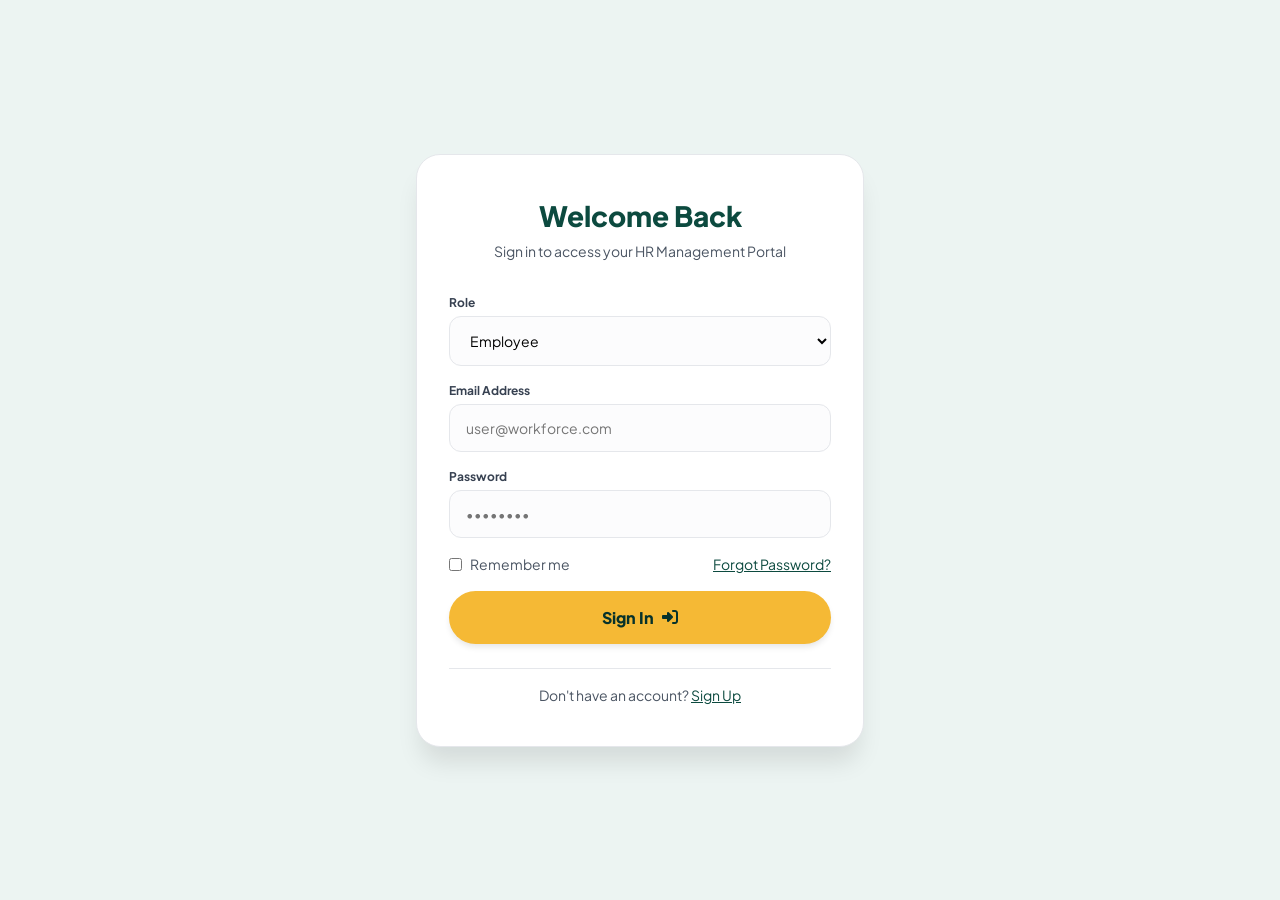
<file: employee-dashboard/index.html>
<!DOCTYPE html>
<html lang="en">

<head>
    <meta charset="UTF-8">
    <meta name="viewport" content="width=device-width, initial-scale=1.0">
    <title>Employee Dashboard</title>
    <script>
        document.documentElement.style.visibility = "hidden";
        if (localStorage.getItem("isLoggedIn") !== "true" || localStorage.getItem("userRole") !== "employee" || !localStorage.getItem("userEmail")) {
            if (localStorage.getItem("isLoggedIn") === "true" && localStorage.getItem("userRole") === "admin") {
                window.location.replace("admin.html");
            } else {
                window.location.replace("../signin.html");
            }
        } else {
            document.documentElement.style.visibility = "visible";
        }
    </script>
    <link rel="stylesheet" href="https://cdnjs.cloudflare.com/ajax/libs/font-awesome/6.4.0/css/all.min.css">
    <link href="https://fonts.googleapis.com/css2?family=Plus+Jakarta+Sans:wght@300;400;500;600;700;800&display=swap" rel="stylesheet">
    <link rel="stylesheet" href="../assets/css/style.css">
</head>

<body class="dashboard-body">

    <div id="sidebar-overlay" class="sidebar-overlay hidden"></div>

    <aside id="dashboard-sidebar" class="dashboard-sidebar">
        <div class="sidebar-header">
            <div class="logo">
                <a href="#">
                    <span id="portal-brand" class="logo-text text-white">Employee<span class="text-gold">Portal</span></span>
                </a>
            </div>
            <button id="close-sidebar-btn" class="close-sidebar-btn">
                <i class="fa-solid fa-xmark"></i>
            </button>
        </div>

        <div class="user-profile-badge">
            <div>
                <h5 id="dash-user-name" class="profile-name">Meet</h5>
                <span id="portal-role-badge" class="role-badge badge-employee">Employee</span>
            </div>
        </div>

        <nav class="sidebar-nav">
            <a href="#overview" class="sidebar-link 
            active" data-section="overview">
                <i class="fa-solid fa-chart-pie"></i>
                <span>Dashboard Overview</span>
            </a>
            <a href="#attendance" class="sidebar-link" data-section="attendance">
                <i class="fa-solid fa-calendar-check"></i>
                <span>Attendance</span>
            </a>
            <a href="#leaves" class="sidebar-link" data-section="leaves">
                <i class="fa-solid fa-plane-departure"></i>
                <span>Leave Requests</span>
            </a>
            <a href="#profile" class="sidebar-link" data-section="profile">
                <i class="fa-solid fa-id-card"></i>
                <span>My Profile</span>
            </a>
            <a href="#payslips" class="sidebar-link" data-section="payslips">
                <i class="fa-solid fa-file-invoice-dollar"></i>
                <span>Payslips</span>
            </a>
            <a href="#announcements" class="sidebar-link" data-section="announcements">
                <i class="fa-solid fa-bullhorn"></i>
                <span>Announcements</span>
            </a>
            <a href="#tasks" class="sidebar-link" data-section="tasks">
                <i class="fa-solid fa-list-check"></i>
                <span>My Tasks</span>
            </a>
            <a href="#documents" class="sidebar-link" data-section="documents">
                <i class="fa-solid fa-folder-open"></i>
                <span>Documents</span>
            </a>
            <a href="#notifications" class="sidebar-link" data-section="notifications">
                <i class="fa-solid fa-tasks"></i>
                <span>Notifications</span>
                <span id="sidebar-notification-count" class="notification-count hidden">0</span>
            </a>
        </nav>

        <div class="sidebar-footer">
            <a id="logout-btn" class="logout-btn" href="../index.html">
                <i class="fa-solid fa-right-from-bracket mr-2"></i> Log Out
            </a>
        </div>
    </aside>

    <div class="dashboard-main">

        <header class="dashboard-header">
            <div class="flex-center space-x-4">
                <button id="mobile-sidebar-toggle" class="sidebar-toggle-btn">
                    <i class="fa-solid fa-bars"></i>
                </button>
                <h1 id="portal-page-title" class="header-page-title">Employee Portal</h1>
            </div>

            <div class="header-right-actions">
                <button id="employee-notification-button" class="dash-icon-btn" aria-label="View notifications">
                    <i class="fa-regular fa-bell"></i>
                    <span id="employee-notification-dot" class="notification-dot hidden"></span>
                </button>
                <div class="header-user-info">
                    <span class="user-greeting">Hello,</span>
                </div>
            </div>
        </header>

        <main class="dashboard-content">

            <div class="welcome-banner employee-welcome">
                <div>
                    <p class="employee-eyebrow">EMPLOYEE WORKSPACE</p>
                    <h2>Welcome, <span id="welcome-user-name">Employee</span></h2>
                    <p><span id="employee-designation">Your HR workspace</span><span aria-hidden="true"> · </span><span id="employee-department"></span></p>
                </div>
                <div class="employee-quick-actions">
                    <a class="btn btn-gold" href="#attendance" data-section="attendance"><i class="fa-solid fa-clock mr-2"></i>Clock in</a>
                    <a class="employee-quick-link" href="#leaves" data-section="leaves">Request leave <i class="fa-solid fa-arrow-right"></i></a>
                </div>
            </div>

            <section id="overview" class="employee-section employee-panel">
                <div class="stats-grid">
                    <div class="stat-card"><div class="stat-icon bg-teal"><i class="fa-solid fa-calendar-check"></i></div><div><div class="text-sm text-gray-500">Present Days</div><div id="employee-present-days" class="stat-val-dark">0</div></div></div>
                    <div class="stat-card"><div class="stat-icon bg-gold"><i class="fa-solid fa-umbrella-beach"></i></div><div><div class="text-sm text-gray-500">Leave Balance</div><div id="employee-leave-balance" class="stat-val-dark">20 days</div></div></div>
                    <div class="stat-card"><div class="stat-icon bg-teal"><i class="fa-solid fa-hourglass-half"></i></div><div><div class="text-sm text-gray-500">Pending Requests</div><div id="employee-leave-count" class="stat-val-dark">0</div></div></div>
                    <div class="stat-card"><div class="stat-icon bg-gold"><i class="fa-solid fa-bell"></i></div><div><div class="text-sm text-gray-500">Unread Notifications</div><div id="employee-unread-count" class="stat-val-dark">0</div></div></div>
                </div>
                <div class="dash-grid-2 employee-overview-grid">
                    <div class="dashboard-table-container">
                        <div class="employee-section-heading"><h2 class="text-lg font-bold text-tealDark">Recent Attendance</h2><a href="#attendance" data-section="attendance">View history</a></div>
                        <div class="overflow-x-auto"><table class="dashboard-table"><thead><tr><th>Date</th><th>Clock In</th><th>Clock Out</th><th>Status</th></tr></thead><tbody id="employee-attendance-list"></tbody></table></div>
                    </div>
                    <div class="dashboard-table-container">
                        <div class="employee-section-heading"><h2 class="text-lg font-bold text-tealDark">Latest Announcements</h2><a href="#announcements" data-section="announcements">View all</a></div>
                        <div id="employee-announcement-preview" class="employee-feed"></div>
                    </div>
                </div>
            </section>

            <section id="attendance" class="employee-section employee-panel hidden">
                <div class="dashboard-table-container employee-attendance-today">
                    <div><span class="employee-eyebrow">TODAY</span><h2 class="text-lg font-bold text-tealDark">Attendance</h2><p id="employee-live-clock" class="text-sm font-semibold text-tealDark" aria-live="off"></p><p id="employee-attendance-today-status" class="text-sm text-gray-500">No attendance recorded yet.</p><p id="employee-worked-time" class="text-sm font-semibold text-gray-700" aria-live="polite">Worked today: 0h 0m</p></div>
                    <div class="employee-clock-actions"><button id="employee-check-in" class="btn btn-teal"><i class="fa-solid fa-right-to-bracket mr-2"></i>Check in</button><button id="employee-check-out" class="btn btn-outline"><i class="fa-solid fa-right-from-bracket mr-2"></i>Check out</button></div>
                </div>
                <div class="dashboard-table-container"><div class="employee-section-heading"><h2 class="text-lg font-bold text-tealDark">Attendance History</h2><input id="employee-attendance-filter" type="month" class="form-input employee-month-filter" aria-label="Filter attendance by month"></div><div class="overflow-x-auto"><table class="dashboard-table"><thead><tr><th>Date</th><th>Clock In</th><th>Clock Out</th><th>Hours</th><th>Status</th></tr></thead><tbody id="employee-attendance-history"></tbody></table></div></div>
            </section>

            <section id="leaves" class="employee-section employee-panel hidden">
                <div class="dashboard-table-container">
                    <h2 class="text-lg font-bold text-tealDark mb-4">Apply for Leave</h2>
                    <form id="employee-leave-form" class="employee-leave-form">
                        <label class="form-group"><span class="form-label">Leave type</span><select id="employee-leave-type" class="form-select" required><option>Casual Leave</option><option>Sick Leave</option><option>Annual Leave</option><option>Unpaid Leave</option></select></label>
                        <label class="form-group"><span class="form-label">Start date</span><input id="employee-leave-start" type="date" class="form-input" required></label>
                        <label class="form-group"><span class="form-label">End date</span><input id="employee-leave-end" type="date" class="form-input" required></label>
                        <label class="form-group employee-reason-field"><span class="form-label">Reason</span><input id="employee-leave-reason" class="form-input" placeholder="Add a short reason" required maxlength="300"></label>
                        <button class="btn btn-teal employee-submit-leave" type="submit">Submit request</button>
                    </form>
                </div>
                <div class="dashboard-table-container"><div class="employee-section-heading"><h2 class="text-lg font-bold text-tealDark">My Leave Requests</h2><select id="employee-leave-filter" class="form-select employee-status-filter" aria-label="Filter leave requests"><option value="all">All requests</option><option>Pending</option><option>Approved</option><option>Rejected</option></select></div><div class="overflow-x-auto"><table class="dashboard-table"><thead><tr><th>Dates</th><th>Type</th><th>Reason</th><th>Status</th><th></th></tr></thead><tbody id="employee-leave-list"></tbody></table></div></div>
            </section>
            <section id="profile" class="employee-section employee-panel hidden">
                <div class="dashboard-table-container"><div class="employee-profile-heading"><img id="employee-profile-avatar" src="" alt="Employee profile" class="employee-profile-avatar"><div><span class="employee-eyebrow">MY PROFILE</span><h2 id="employee-profile-name" class="text-xl font-bold text-tealDark"></h2><p id="employee-profile-role" class="text-sm text-gray-500"></p></div></div><div id="employee-profile-facts" class="employee-profile-facts"></div></div>
                <div class="dashboard-table-container"><h2 class="text-lg font-bold text-tealDark mb-4">Contact details</h2><form id="employee-profile-form" class="employee-profile-form"><label class="form-group"><span class="form-label">Phone</span><input id="employee-phone" class="form-input" type="tel" maxlength="30"></label><label class="form-group"><span class="form-label">Address</span><input id="employee-address" class="form-input" maxlength="160"></label><label class="form-group"><span class="form-label">Emergency contact</span><input id="employee-emergency-contact" class="form-input" maxlength="100"></label><button class="btn btn-teal" type="submit">Save contact details</button></form></div>
            </section>
            <section id="payslips" class="employee-section employee-panel hidden"><div class="dashboard-table-container"><h2 class="text-lg font-bold text-tealDark mb-4">My Payslips</h2><div id="employee-payslip-list" class="employee-payslip-list"></div></div></section>
            <section id="announcements" class="employee-section employee-panel hidden"><div class="dashboard-table-container"><h2 class="text-lg font-bold text-tealDark mb-4">HR Announcements</h2><div id="employee-announcement-list" class="employee-feed"></div></div></section>
            <section id="tasks" class="employee-section employee-panel hidden"><div class="dashboard-table-container"><h2 class="text-lg font-bold text-tealDark mb-4">My Tasks</h2><div id="employee-task-list" class="employee-task-list"></div></div></section>
            <section id="documents" class="employee-section employee-panel hidden"><div class="dashboard-table-container"><h2 class="text-lg font-bold text-tealDark mb-4">My HR Documents</h2><div id="employee-document-list" class="employee-document-list"></div></div></section>
            <section id="notifications" class="employee-section employee-panel hidden"><div class="dashboard-table-container"><div class="employee-section-heading"><h2 class="text-lg font-bold text-tealDark">Notifications</h2><button id="employee-mark-read" class="btn-action">Mark all read</button></div><div id="employee-notification-list" class="employee-feed"></div></div></section>

        </main>
    </div>

    <script src="../assets/js/script.js"></script>
    <script src="employee.js"></script>
</body>

</html>
</file>
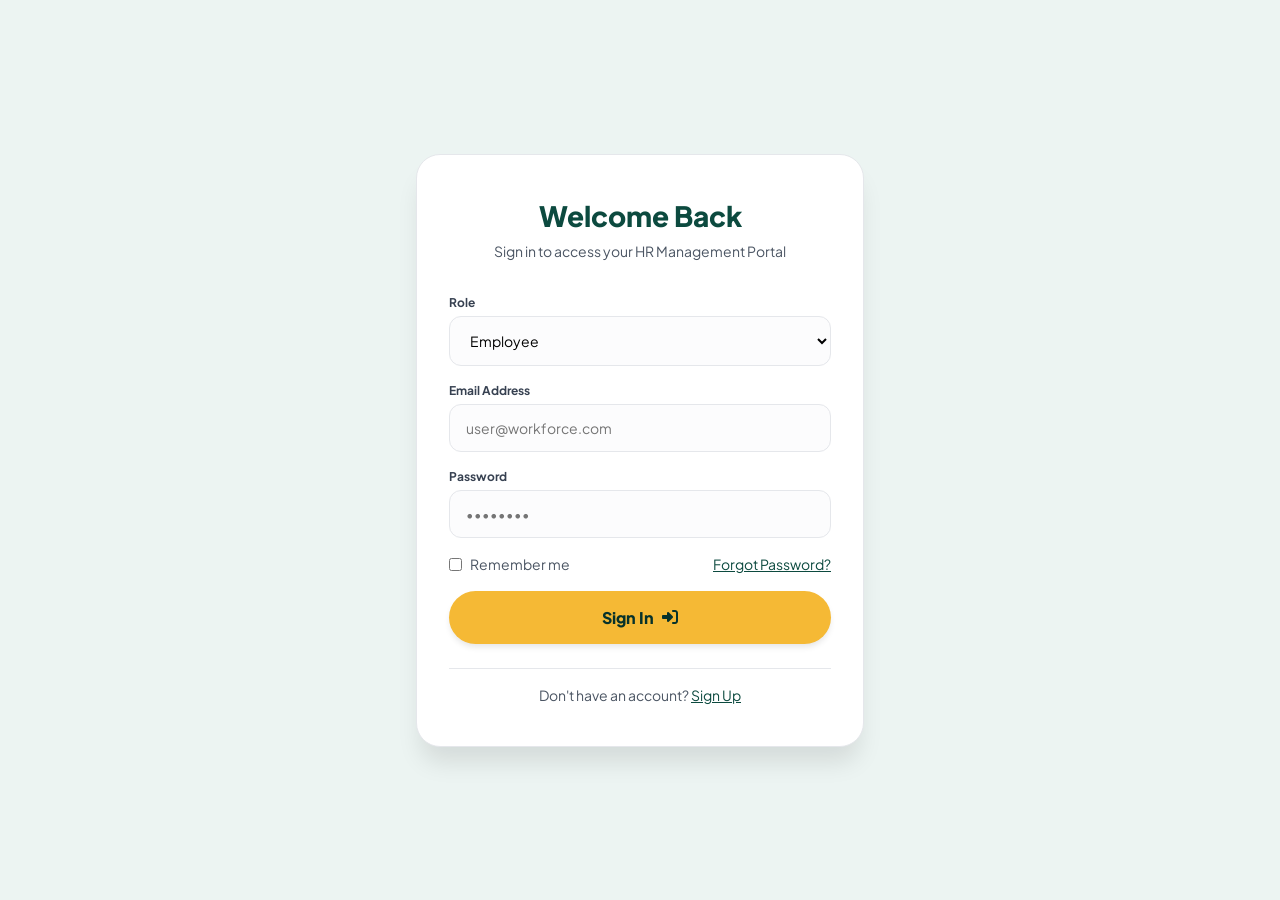
<file: signin.html>
<!DOCTYPE html>
<html lang="en">

<head>
    <meta charset="UTF-8">
    <meta name="viewport" content="width=device-width, initial-scale=1.0">
    <title>Sign In - HR Management System</title>
    <link rel="stylesheet" href="https://cdnjs.cloudflare.com/ajax/libs/font-awesome/6.4.0/css/all.min.css">
    <link href="https://fonts.googleapis.com/css2?family=Plus+Jakarta+Sans:wght@300;400;500;600;700;800&display=swap" rel="stylesheet">
    <link rel="stylesheet" href="assets/css/style.css">
</head>

<body class="auth-body">
    <div class="auth-container">
        <div class="auth-card">
            <div class="auth-header">
                <h2>Welcome Back</h2>
                <p>Sign in to access your HR Management Portal</p>
            </div>

            <div id="auth-alert" class="alert hidden" style="margin-bottom: 15px; padding: 10px; border-radius: 6px; display: none;"></div>

            <form id="signin-form" class="space-y-4">
                <div class="form-group">
                    <label class="form-label">Role</label>
                    <select id="signin-role" class="form-select" required>
                        <option value="employee">Employee</option>
                        <option value="admin">Admin</option>
                    </select>
                </div>

                <div class="form-group">
                    <label class="form-label">Email Address</label>
                    <input type="email" id="signin-email" required placeholder="user@workforce.com" class="form-input">
                </div>

                <div class="form-group">
                    <label class="form-label">Password</label>
                    <input type="password" id="signin-password" required placeholder="••••••••" class="form-input">
                </div>

                <div class="flex-between">
                    <label class="checkbox-label">
                        <input type="checkbox" id="remember-me"> Remember me
                    </label>
                    <a href="#" class="auth-link">Forgot Password?</a>
                </div>

                <button type="submit" class="btn btn-gold btn-lg w-full">
                    Sign In <i class="fa-solid fa-right-to-bracket ml-2"></i>
                </button>
            </form>

            <div class="auth-footer">
                <p>Don't have an account? <a href="signup.html" class="auth-link font-bold">Sign Up</a></p>
            </div>
        </div>
    </div>

    <script src="assets/js/auth.js"></script>
</body>

</html>
</file>
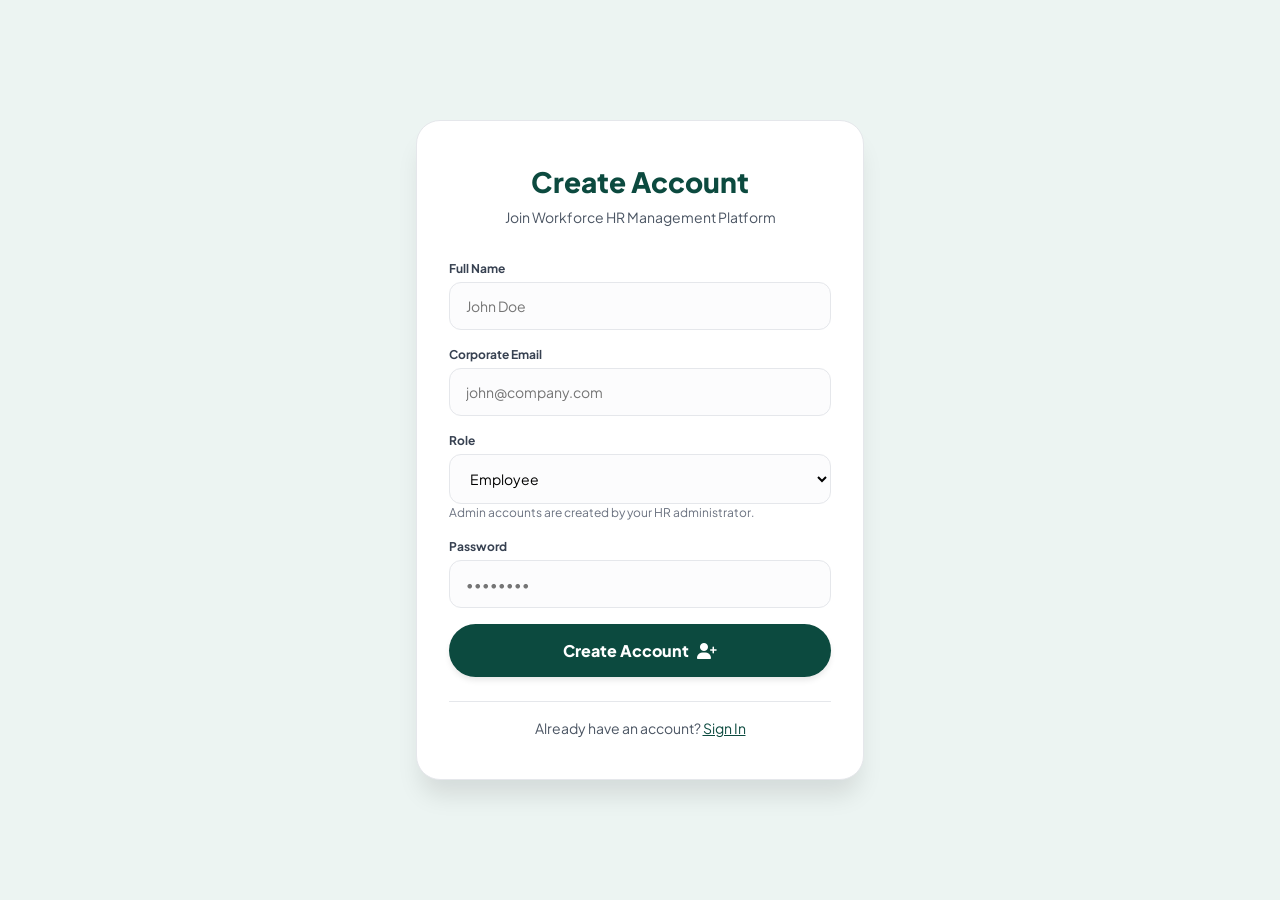
<file: signup.html>
<!DOCTYPE html>
<html lang="en">

<head>
    <meta charset="UTF-8">
    <meta name="viewport" content="width=device-width, initial-scale=1.0">
    <title>Sign Up - HR Management System</title>
    <link rel="stylesheet" href="https://cdnjs.cloudflare.com/ajax/libs/font-awesome/6.4.0/css/all.min.css">
    <link href="https://fonts.googleapis.com/css2?family=Plus+Jakarta+Sans:wght@300;400;500;600;700;800&display=swap" rel="stylesheet">
    <link rel="stylesheet" href="assets/css/style.css">
</head>

<body class="auth-body">
    <div class="auth-container">
        <div class="auth-card">
            <div class="auth-header">
                <h2>Create Account</h2>
                <p>Join Workforce HR Management Platform</p>
            </div>

            <div id="auth-alert" class="alert hidden" style="margin-bottom: 15px; padding: 10px; border-radius: 6px; display: none;"></div>

            <form id="signup-form" class="space-y-4">
                <div class="form-group">
                    <label class="form-label">Full Name</label>
                    <input type="text" id="signup-name" required placeholder="John Doe" class="form-input">
                </div>

                <div class="form-group">
                    <label class="form-label">Corporate Email</label>
                    <input type="email" id="signup-email" required placeholder="john@company.com" class="form-input">
                </div>

                <div class="form-group">
                    <label class="form-label" for="signup-role">Role</label>
                    <select id="signup-role" class="form-select" required>
                        <option value="employee">Employee</option>
                        <option value="admin">Admin</option>
                    </select>
                    <p class="form-desc">Admin accounts are created by your HR administrator.</p>
                </div>

                <div class="form-group">
                    <label class="form-label">Password</label>
                    <input type="password" id="signup-password" required placeholder="••••••••" class="form-input">
                </div>

                <button type="submit" class="btn btn-teal btn-lg w-full">
                    Create Account <i class="fa-solid fa-user-plus ml-2"></i>
                </button>
            </form>

            <div class="auth-footer">
                <p>Already have an account? <a href="signin.html" class="auth-link font-bold">Sign In</a></p>
            </div>
        </div>
    </div>

    <script src="assets/js/auth.js"></script>
</body>

</html>
</file>
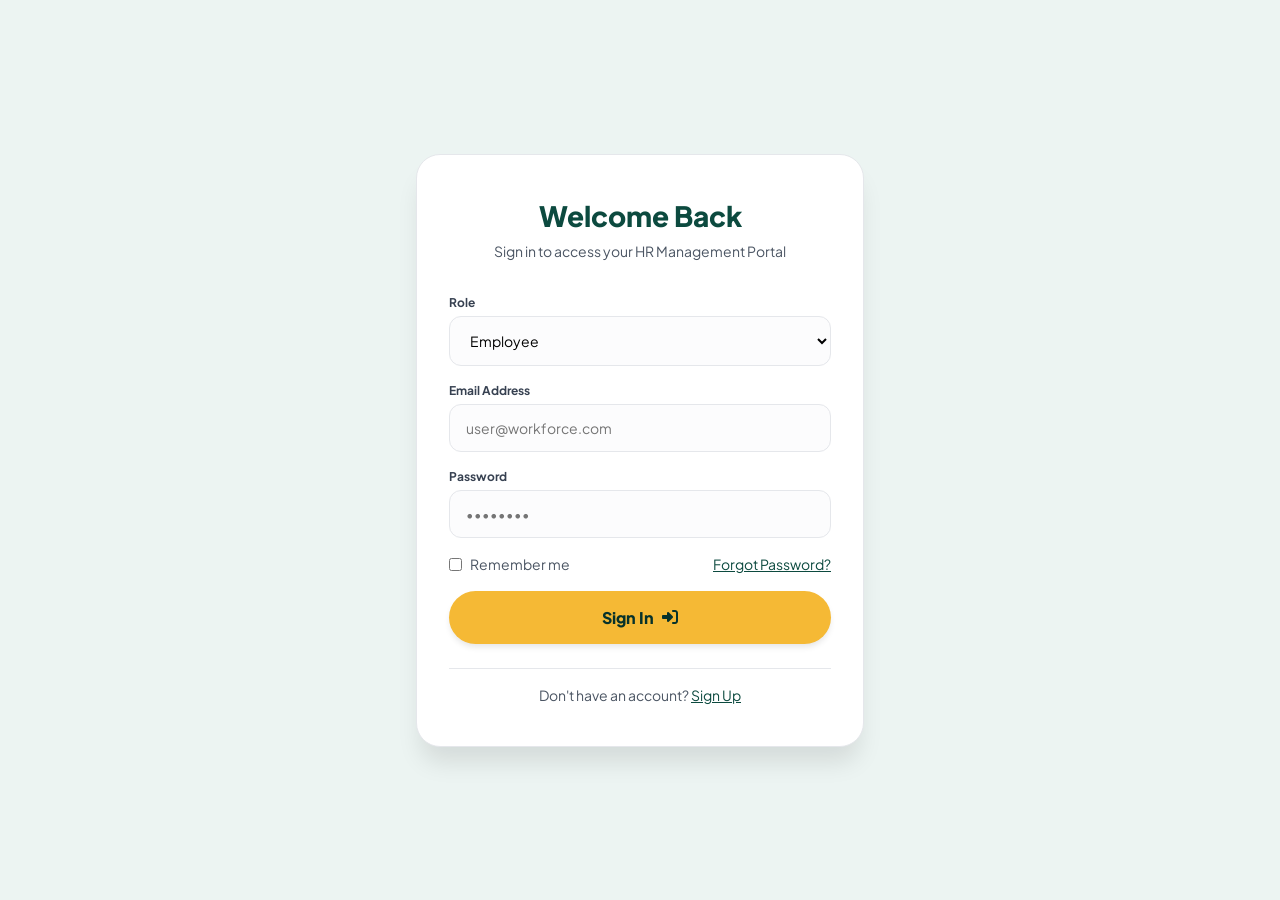
<file: employee-dashboard/employee.html>
<!DOCTYPE html>
<html lang="en">

<head>
    <meta charset="UTF-8">
    <meta name="viewport" content="width=device-width, initial-scale=1.0">
    <title>Employee Dashboard</title>
    <script>
        document.documentElement.style.visibility = "hidden";
        if (localStorage.getItem("isLoggedIn") !== "true" || localStorage.getItem("userRole") !== "employee" || !localStorage.getItem("userEmail")) {
            if (localStorage.getItem("isLoggedIn") === "true" && localStorage.getItem("userRole") === "admin") {
                window.location.replace("admin.html");
            } else {
                window.location.replace("../signin.html");
            }
        } else {
            document.documentElement.style.visibility = "visible";
        }
    </script>
    <link rel="stylesheet" href="https://cdnjs.cloudflare.com/ajax/libs/font-awesome/6.4.0/css/all.min.css">
    <link href="https://fonts.googleapis.com/css2?family=Inter:wght@300;400;500;600;700&family=Plus+Jakarta+Sans:wght@300;400;500;600;700;800&display=swap" rel="stylesheet">
    <link rel="stylesheet" href="../assets/css/style.css">
</head>

<body class="dashboard-body employee-dashboard">

    <div id="sidebar-overlay" class="sidebar-overlay hidden"></div>

    <aside id="dashboard-sidebar" class="dashboard-sidebar">
        <div class="sidebar-header">
            <div class="logo">
                <a href="#">
                    <span class="employee-brand-mark" aria-hidden="true">HR</span>
                    <span id="portal-brand" class="logo-text text-white">EduHR <span class="text-gold">Portal</span></span>
                </a>
            </div>
            <button id="close-sidebar-btn" class="close-sidebar-btn">
                <i class="fa-solid fa-xmark"></i>
            </button>
        </div>

        <div class="user-profile-badge">
            <div>
                <h5 id="dash-user-name" class="profile-name">Meet</h5>
                <span id="portal-role-badge" class="role-badge badge-employee">Employee</span>
            </div>
        </div>

        <nav class="sidebar-nav">
            <span class="employee-nav-label">WORKSPACE</span>
            <a href="#overview" class="sidebar-link 
            active" data-section="overview">
                <i class="fa-solid fa-chart-pie"></i>
                <span>Dashboard Overview</span>
            </a>
            <a href="#attendance" class="sidebar-link" data-section="attendance">
                <i class="fa-solid fa-calendar-check"></i>
                <span>Attendance</span>
            </a>
            <a href="#leaves" class="sidebar-link" data-section="leaves">
                <i class="fa-solid fa-plane-departure"></i>
                <span>Leave Requests</span>
            </a>
            <a href="#profile" class="sidebar-link" data-section="profile">
                <i class="fa-solid fa-id-card"></i>
                <span>My Profile</span>
            </a>
            <a href="#payslips" class="sidebar-link" data-section="payslips">
                <i class="fa-solid fa-file-invoice-dollar"></i>
                <span>Payslips</span>
            </a>
            <a href="#announcements" class="sidebar-link" data-section="announcements">
                <i class="fa-solid fa-bullhorn"></i>
                <span>Announcements</span>
            </a>
            <a href="#tasks" class="sidebar-link" data-section="tasks">
                <i class="fa-solid fa-list-check"></i>
                <span>My Tasks</span>
            </a>
            <a href="#documents" class="sidebar-link" data-section="documents">
                <i class="fa-solid fa-folder-open"></i>
                <span>Documents</span>
            </a>
            <a href="#notifications" class="sidebar-link" data-section="notifications">
                <i class="fa-solid fa-tasks"></i>
                <span>Notifications</span>
                <span id="sidebar-notification-count" class="notification-count hidden">0</span>
            </a>
        </nav>

        <div class="sidebar-footer">
            <a id="logout-btn" class="logout-btn" href="../index.html">
                <i class="fa-solid fa-right-from-bracket mr-2"></i> Log Out
            </a>
        </div>
    </aside>

    <div class="dashboard-main">

        <header class="dashboard-header">
            <div class="flex-center space-x-4">
                <button id="mobile-sidebar-toggle" class="sidebar-toggle-btn" type="button" aria-label="Open navigation menu" aria-controls="dashboard-sidebar" aria-expanded="false">
                    <i class="fa-solid fa-bars"></i>
                </button>
                <span class="employee-brand-mark employee-header-mark" aria-hidden="true">HR</span>
                <h1 id="portal-page-title" class="header-page-title">Employee Portal</h1>
            </div>

            <div class="header-right-actions">
                <button id="employee-notification-button" class="dash-icon-btn" aria-label="View notifications">
                    <i class="fa-regular fa-bell"></i>
                    <span id="employee-notification-dot" class="notification-dot hidden"></span>
                </button>
                <div class="header-user-info">
                    <span class="employee-header-avatar" aria-hidden="true"><i class="fa-solid fa-user"></i></span>
                    <span class="employee-header-user"><strong id="employee-header-name">Employee</strong><small>Employee</small></span>
                </div>
            </div>
        </header>

        <main class="dashboard-content">

            <div class="welcome-banner employee-welcome">
                <div>
                    <p class="employee-eyebrow">EMPLOYEE WORKSPACE</p>
                    <h2>Welcome, <span id="welcome-user-name">Employee</span></h2>
                    <p><span id="employee-designation">Your HR workspace</span><span aria-hidden="true"> · </span><span id="employee-department"></span></p>
                </div>
                <div class="employee-quick-actions">
                    <a class="btn btn-gold" href="#attendance" data-section="attendance"><i class="fa-solid fa-clock mr-2"></i>Clock in</a>
                    <a class="employee-quick-link" href="#leaves" data-section="leaves">Request leave <i class="fa-solid fa-arrow-right"></i></a>
                </div>
            </div>

            <section id="overview" class="employee-section employee-panel">
                <div class="stats-grid">
                    <div class="stat-card"><div class="stat-icon bg-teal"><i class="fa-solid fa-calendar-check"></i></div><div><div class="text-sm text-gray-500">Present Days</div><div id="employee-present-days" class="stat-val-dark">0</div></div></div>
                    <div class="stat-card"><div class="stat-icon bg-gold"><i class="fa-solid fa-umbrella-beach"></i></div><div><div class="text-sm text-gray-500">Leave Balance</div><div id="employee-leave-balance" class="stat-val-dark">20 days</div></div></div>
                    <div class="stat-card"><div class="stat-icon bg-teal"><i class="fa-solid fa-hourglass-half"></i></div><div><div class="text-sm text-gray-500">Pending Requests</div><div id="employee-leave-count" class="stat-val-dark">0</div></div></div>
                    <div class="stat-card"><div class="stat-icon bg-gold"><i class="fa-solid fa-bell"></i></div><div><div class="text-sm text-gray-500">Unread Notifications</div><div id="employee-unread-count" class="stat-val-dark">0</div></div></div>
                </div>
                <div class="dash-grid-2 employee-overview-grid">
                    <div class="dashboard-table-container">
                        <div class="employee-section-heading"><h2 class="text-lg font-bold text-tealDark">Recent Attendance</h2><a href="#attendance" data-section="attendance">View history</a></div>
                        <div class="overflow-x-auto"><table class="dashboard-table"><thead><tr><th>Date</th><th>Clock In</th><th>Clock Out</th><th>Status</th></tr></thead><tbody id="employee-attendance-list"></tbody></table></div>
                    </div>
                    <div class="dashboard-table-container">
                        <div class="employee-section-heading"><h2 class="text-lg font-bold text-tealDark">Latest Announcements</h2><a href="#announcements" data-section="announcements">View all</a></div>
                        <div id="employee-announcement-preview" class="employee-feed"></div>
                    </div>
                </div>
            </section>

            <section id="attendance" class="employee-section employee-panel hidden">
                <div class="dashboard-table-container employee-attendance-today">
                    <div><span class="employee-eyebrow">TODAY</span><h2 class="text-lg font-bold text-tealDark">Attendance</h2><p id="employee-live-clock" class="text-sm font-semibold text-tealDark" aria-live="off"></p><p id="employee-attendance-today-status" class="text-sm text-gray-500">No attendance recorded yet.</p><p id="employee-worked-time" class="text-sm font-semibold text-gray-700" aria-live="polite">Worked today: 0h 0m</p></div>
                    <div class="employee-clock-actions"><button id="employee-check-in" class="btn btn-teal"><i class="fa-solid fa-right-to-bracket mr-2"></i>Check in</button><button id="employee-check-out" class="btn btn-outline"><i class="fa-solid fa-right-from-bracket mr-2"></i>Check out</button></div>
                </div>
                <div class="dashboard-table-container"><div class="employee-section-heading"><h2 class="text-lg font-bold text-tealDark">Attendance History</h2><input id="employee-attendance-filter" type="month" class="form-input employee-month-filter" aria-label="Filter attendance by month"></div><div class="overflow-x-auto"><table class="dashboard-table"><thead><tr><th>Date</th><th>Clock In</th><th>Clock Out</th><th>Hours</th><th>Status</th></tr></thead><tbody id="employee-attendance-history"></tbody></table></div></div>
            </section>

            <section id="leaves" class="employee-section employee-panel hidden">
                <div class="dashboard-table-container">
                    <h2 class="text-lg font-bold text-tealDark mb-4">Apply for Leave</h2>
                    <form id="employee-leave-form" class="employee-leave-form">
                        <label class="form-group"><span class="form-label">Leave type</span><select id="employee-leave-type" class="form-select" required><option>Casual Leave</option><option>Sick Leave</option><option>Annual Leave</option><option>Unpaid Leave</option></select></label>
                        <label class="form-group"><span class="form-label">Start date</span><input id="employee-leave-start" type="date" class="form-input" required></label>
                        <label class="form-group"><span class="form-label">End date</span><input id="employee-leave-end" type="date" class="form-input" required></label>
                        <label class="form-group employee-reason-field"><span class="form-label">Reason</span><input id="employee-leave-reason" class="form-input" placeholder="Add a short reason" required maxlength="300"></label>
                        <button class="btn btn-teal employee-submit-leave" type="submit">Submit request</button>
                    </form>
                </div>
                <div class="dashboard-table-container"><div class="employee-section-heading"><h2 class="text-lg font-bold text-tealDark">My Leave Requests</h2><select id="employee-leave-filter" class="form-select employee-status-filter" aria-label="Filter leave requests"><option value="all">All requests</option><option>Pending</option><option>Approved</option><option>Rejected</option></select></div><div class="overflow-x-auto"><table class="dashboard-table"><thead><tr><th>Dates</th><th>Type</th><th>Reason</th><th>Status</th><th></th></tr></thead><tbody id="employee-leave-list"></tbody></table></div></div>
            </section>
            <section id="profile" class="employee-section employee-panel hidden">
                <div class="dashboard-table-container"><div class="employee-profile-heading"><img id="employee-profile-avatar" src="" alt="Employee profile" class="employee-profile-avatar"><div><span class="employee-eyebrow">MY PROFILE</span><h2 id="employee-profile-name" class="text-xl font-bold text-tealDark"></h2><p id="employee-profile-role" class="text-sm text-gray-500"></p></div></div><div id="employee-profile-facts" class="employee-profile-facts"></div></div>
                <div class="dashboard-table-container"><h2 class="text-lg font-bold text-tealDark mb-4">Contact details</h2><form id="employee-profile-form" class="employee-profile-form"><label class="form-group"><span class="form-label">Phone</span><input id="employee-phone" class="form-input" type="tel" maxlength="30"></label><label class="form-group"><span class="form-label">Address</span><input id="employee-address" class="form-input" maxlength="160"></label><label class="form-group"><span class="form-label">Emergency contact</span><input id="employee-emergency-contact" class="form-input" maxlength="100"></label><button class="btn btn-teal" type="submit">Save contact details</button></form></div>
            </section>
            <section id="payslips" class="employee-section employee-panel hidden"><div class="dashboard-table-container"><h2 class="text-lg font-bold text-tealDark mb-4">My Payslips</h2><div id="employee-payslip-list" class="employee-payslip-list"></div></div></section>
            <section id="announcements" class="employee-section employee-panel hidden"><div class="dashboard-table-container"><h2 class="text-lg font-bold text-tealDark mb-4">HR Announcements</h2><div id="employee-announcement-list" class="employee-feed"></div></div></section>
            <section id="tasks" class="employee-section employee-panel hidden"><div class="dashboard-table-container"><h2 class="text-lg font-bold text-tealDark mb-4">My Tasks</h2><div id="employee-task-list" class="employee-task-list"></div></div></section>
            <section id="documents" class="employee-section employee-panel hidden"><div class="dashboard-table-container"><h2 class="text-lg font-bold text-tealDark mb-4">My HR Documents</h2><div id="employee-document-list" class="employee-document-list"></div></div></section>
            <section id="notifications" class="employee-section employee-panel hidden"><div class="dashboard-table-container"><div class="employee-section-heading"><h2 class="text-lg font-bold text-tealDark">Notifications</h2><button id="employee-mark-read" class="btn-action">Mark all read</button></div><div id="employee-notification-list" class="employee-feed"></div></div></section>

        </main>
    </div>

    <script src="../assets/js/script.js"></script>
    <script src="employee.js"></script>
</body>

</html>
</file>
<file: assets/css/style.css>
:root {
    --tealDark: #0c4a3f;
    --tealDeep: #06322b;
    --tealLight: #156153;
    --tealSubtle: #ecf4f2;
    --goldAccent: #f5b935;
    --goldHover: #e0a320;
    --goldLight: #fff8e7;
    --lightBg: #f8f9fa;
    --cardBg: #f2f5f4;
    --textDark: #1a1a1a;
    --textGray: #4b5563;
    --borderLight: #e5e7eb;
}

* {
    margin: 0;
    padding: 0;
    box-sizing: border-box;
}

html.scroll-smooth {
    scroll-behavior: smooth;
}

body {
    font-family: "Plus Jakarta Sans", sans-serif;
    color: var(--textDark);
    background-color: #ffffff;
    overflow-x: hidden;
    line-height: 1.5;
    -webkit-font-smoothing: antialiased;
}

a {
    text-decoration: none;
    color: inherit;
}

button {
    cursor: pointer;
    border: none;
    background: none;
    font-family: inherit;
}

ul {
    list-style: none;
}

img {
    max-width: 100%;
    display: block;
}

.container {
    max-width: 1280px;
    margin: 0 auto;
    padding: 0 1rem;
}

@media (min-width: 640px) {
    .container {
        padding: 0 1.5rem;
    }
}

@media (min-width: 1024px) {
    .container {
        padding: 0 2rem;
    }
}

.flex-center {
    display: flex;
    align-items: center;
}

.flex-between {
    display: flex;
    align-items: center;
    justify-content: space-between;
}

.space-x-3>*+* {
    margin-left: 0.75rem;
}

.space-x-4>*+* {
    margin-left: 1rem;
}

.space-x-6>*+* {
    margin-left: 1.5rem;
}

.space-y-2>*+* {
    margin-top: 0.5rem;
}

.space-y-3>*+* {
    margin-top: 0.75rem;
}

.space-y-4>*+* {
    margin-top: 1rem;
}

.space-y-6>*+* {
    margin-top: 1.5rem;
}

.space-y-8>*+* {
    margin-top: 2rem;
}

.hidden {
    display: none !important;
}

.relative {
    position: relative;
}

.w-full {
    width: 100%;
}

.text-center {
    text-align: center;
}

.text-white {
    color: #ffffff;
}

.text-gold {
    color: var(--goldAccent);
}

.text-teal {
    color: var(--tealDark);
}

.pt-2 {
    padding-top: 0.5rem;
}

.pt-4 {
    padding-top: 1rem;
}

.pt-8 {
    padding-top: 2rem;
}

.pb-6 {
    padding-bottom: 1.5rem;
}

.mb-1 {
    margin-bottom: 0.25rem;
}

.mb-2 {
    margin-bottom: 0.5rem;
}

.mb-3 {
    margin-bottom: 0.75rem;
}

.mb-4 {
    margin-bottom: 1rem;
}

.mb-12 {
    margin-bottom: 3rem;
}

.mb-16 {
    margin-bottom: 4rem;
}

.mr-1\.5 {
    margin-right: 0.375rem;
}

.mr-2 {
    margin-right: 0.5rem;
}

.ml-1 {
    margin-left: 0.25rem;
}

.ml-2 {
    margin-left: 0.5rem;
}

.ml-3 {
    margin-left: 0.75rem;
}

/* BUTTONS */

.custom-logo-img {
    height: 100px;
    width: 100px;
    object-fit: contain;
}

.btn {
    display: inline-flex;
    align-items: center;
    justify-content: center;
    font-weight: 700;
    font-size: 0.875rem;
    padding: 0.625rem 1.25rem;
    border-radius: 9999px;
    transition: all 0.3s ease;
    box-shadow: 0 4px 6px -1px rgba(0, 0, 0, 0.1);
}

.btn:hover {
    transform: translateY(-2px);
}

.btn-teal {
    background-color: var(--tealDark);
    color: #ffffff;
}

.btn-teal:hover {
    background-color: var(--tealLight);
}

.btn-gold {
    background-color: var(--goldAccent);
    color: var(--tealDeep);
}

.btn-gold:hover {
    background-color: var(--goldHover);
}

.btn-outline {
    background-color: #ffffff;
    border: 2px solid var(--tealDark);
    color: var(--tealDark);
    box-shadow: none;
}

.btn-outline:hover {
    background-color: var(--tealDark);
    color: #ffffff;
}

.btn-subtle {
    background-color: var(--tealSubtle);
    color: var(--tealDark);
    box-shadow: none;
}

.btn-subtle:hover {
    background-color: var(--tealDark);
    color: #ffffff;
}

.btn-lg {
    padding: 1rem 2rem;
    font-size: 1rem;
    font-weight: 800;
}

.btn-sm {
    padding: 0.75rem 1.5rem;
    font-size: 0.75rem;
    font-weight: 800;
}

.btn-text {
    color: var(--tealDark);
    font-weight: 700;
    font-size: 0.875rem;
    padding: 0.5rem 1rem;
    transition: color 0.3s;
}

.btn-text:hover {
    color: var(--goldAccent);
}

.icon-btn {
    color: #4b5563;
    padding: 0.5rem;
    border-radius: 9999px;
    font-size: 1.125rem;
    transition: color 0.3s;
}

.icon-btn:hover {
    color: var(--tealDark);
}

/* HEADER & NAV */
#main-header {
    position: sticky;
    top: 0;
    z-index: 40;
    background-color: rgba(255, 255, 255, 0.95);
    backdrop-filter: blur(12px);
    border-bottom: 1px solid var(--borderLight);
    transition: all 0.3s;
}

#main-header.shadow-md {
    box-shadow: 0 4px 6px -1px rgba(0, 0, 0, 0.1);
}

.top-bar {
    background-color: var(--tealDeep);
    color: #ffffff;
    font-size: 0.75rem;
    padding: 0.625rem 1rem;
    display: none;
}

@media (min-width: 1024px) {
    .top-bar {
        display: block;
    }
}

.top-bar a:hover {
    color: var(--goldAccent);
}

.nav-wrapper {
    display: flex;
    justify-content: space-between;
    align-items: center;
}

.desktop-nav {
    display: none;
    gap: 1.75rem;
    font-size: 0.875rem;
    font-weight: 600;
}

@media (min-width: 1024px) {
    .desktop-nav {
        display: flex;
    }
}

.nav-link {
    color: #374151;
    padding: 0.5rem 0;
    border-bottom: 2px solid transparent;
    transition: all 0.3s;
}

.nav-link:hover,
.nav-link.active {
    color: var(--tealDark);
    font-weight: 700;
    border-bottom-color: var(--goldAccent);
}

.header-actions {
    display: none;
    align-items: center;
    gap: 1rem;
}

@media (min-width: 1024px) {
    .header-actions {
        display: flex;
    }
}

.mobile-menu-toggle {
    display: flex;
    align-items: center;
    gap: 1rem;
}

@media (min-width: 1024px) {
    .mobile-menu-toggle {
        display: none;
    }
}

.mobile-menu {
    background-color: #ffffff;
    border-bottom: 1px solid var(--borderLight);
    padding: 0.5rem 1rem 1.5rem 1rem;
    box-shadow: 0 10px 15px -3px rgba(0, 0, 0, 0.1);
}

.mobile-link {
    display: block;
    padding: 0.625rem 1rem;
    color: #374151;
    border-radius: 0.75rem;
    font-weight: 600;
}

.mobile-link:hover,
.mobile-link.active {
    background-color: var(--tealSubtle);
    color: var(--tealDark);
    font-weight: 700;
}

.mobile-actions {
    padding-top: 1rem;
    border-top: 1px solid var(--borderLight);
    display: flex;
    flex-direction: column;
    gap: 0.5rem;
}

.modal-overlay {
    position: fixed;
    inset: 0;
    background-color: rgba(6, 50, 43, 0.9);
    backdrop-filter: blur(8px);
    z-index: 50;
    display: flex;
    align-items: center;
    justify-content: center;
    padding: 1rem;
    transition: opacity 0.3s ease;
}

.modal-content {
    max-width: 42rem;
    width: 100%;
    position: relative;
}

.modal-close {
    position: absolute;
    top: -3rem;
    right: 0;
    color: #ffffff;
    font-size: 1.875rem;
}

.modal-close:hover {
    color: var(--goldAccent);
}

.search-form {
    position: relative;
}

.search-form input {
    width: 100%;
    padding: 1rem 4rem 1rem 1.5rem;
    border-radius: 1rem;
    background-color: #ffffff;
    color: #111827;
    font-size: 1.125rem;
    border: none;
    outline: none;
    box-shadow: 0 25px 50px -12px rgba(0, 0, 0, 0.25);
}

.search-form input:focus {
    box-shadow: 0 0 0 4px var(--goldAccent);
}

.search-submit {
    position: absolute;
    right: 0.75rem;
    top: 0.75rem;
    bottom: 0.75rem;
    padding: 0 1.25rem;
    background-color: var(--tealDark);
    color: var(--goldAccent);
    border-radius: 0.75rem;
    font-weight: 700;
    transition: background 0.3s;
}

.search-submit:hover {
    background-color: var(--tealLight);
}

.search-hint {
    color: rgba(255, 255, 255, 0.7);
    font-size: 0.75rem;
    margin-top: 0.75rem;
    text-align: center;
}

.hero-section {
    position: relative;
    background: linear-gradient(to bottom, #f9fafb, #ffffff, #f9fafb);
    padding: 3rem 0;
    overflow: hidden;
}

@media (min-width: 1024px) {
    .hero-section {
        padding: 5rem 0;
    }
}

.grid-12 {
    display: grid;
    grid-template-columns: repeat(1, minmax(0, 1fr));
    gap: 3rem;
}

@media (min-width: 1024px) {
    .grid-12 {
        grid-template-columns: repeat(12, minmax(0, 1fr));
    }

    .hero-content {
        grid-column: span 7 / span 7;
    }

    .hero-image-wrapper {
        grid-column: span 5 / span 5;
    }
}

.hero-content {
    text-align: center;
}

@media (min-width: 1024px) {
    .hero-content {
        text-align: left;
    }
}

.badge {
    display: inline-flex;
    align-items: center;
    gap: 0.5rem;
    background-color: var(--tealSubtle);
    color: var(--tealDark);
    font-weight: 800;
    padding: 0.5rem 1rem;
    border-radius: 9999px;
    font-size: 0.75rem;
    letter-spacing: 0.05em;
    text-transform: uppercase;
}

.badge-dot {
    width: 0.625rem;
    height: 0.625rem;
    border-radius: 9999px;
    background-color: var(--goldAccent);
}

.hero-title {
    font-size: 2.25rem;
    font-weight: 800;
    color: var(--tealDark);
    line-height: 1.25;
    letter-spacing: -0.025em;
    margin-top: 1.5rem;
}

@media (min-width: 640px) {
    .hero-title {
        font-size: 3rem;
    }
}

@media (min-width: 1024px) {
    .hero-title {
        font-size: 3.75rem;
    }
}

.gradient-text {
    background: linear-gradient(to right,
            var(--tealDark),
            var(--tealLight),
            var(--goldHover));
    background-clip: text;
    -webkit-background-clip: text;
    -webkit-text-fill-color: transparent;
}

.hero-desc {
    color: var(--textGray);
    font-size: 1rem;
    max-width: 36rem;
    margin: 1.5rem auto 0 auto;
    line-height: 1.625;
}

@media (min-width: 1024px) {
    .hero-desc {
        margin-left: 0;
        margin-right: 0;
        font-size: 1.125rem;
    }
}

.hero-buttons {
    display: flex;
    flex-direction: column;
    gap: 1rem;
    padding-top: 0.5rem;
}

@media (min-width: 640px) {
    .hero-buttons {
        flex-direction: row;
        justify-content: center;
    }
}

@media (min-width: 1024px) {
    .hero-buttons {
        justify-content: flex-start;
    }
}

.hero-trust {
    padding-top: 2rem;
    border-top: 1px solid rgba(229, 231, 235, 0.8);
    display: flex;
    flex-direction: column;
    align-items: center;
    gap: 1.5rem;
    margin-top: 1.5rem;
}

@media (min-width: 640px) {
    .hero-trust {
        flex-direction: row;
    }
}

@media (min-width: 1024px) {
    .hero-trust {
        justify-content: flex-start;
    }
}

.user-avatars {
    display: flex;
    margin-left: 0.75rem;
}

.avatar {
    width: 2.75rem;
    height: 2.75rem;
    border-radius: 9999px;
    border: 2px solid #ffffff;
    object-fit: cover;
    margin-left: -0.75rem;
}

.avatar-more {
    background-color: var(--tealDark);
    color: var(--goldAccent);
    font-weight: 700;
    display: flex;
    align-items: center;
    justify-content: center;
    font-size: 0.75rem;
}

.stars {
    color: var(--goldAccent);
    font-size: 0.875rem;
    display: flex;
    gap: 0.25rem;
    justify-content: center;
}

@media (min-width: 640px) {
    .stars {
        justify-content: flex-start;
    }
}

.rating-text {
    font-size: 0.75rem;
    font-weight: 700;
    color: #4b5563;
    margin-top: 0.25rem;
}

.hero-image-container {
    position: relative;
    max-width: 28rem;
    margin: 0 auto;
}

@media (min-width: 1024px) {
    .hero-image-container {
        max-width: none;
    }
}

.image-accent {
    position: absolute;
    inset: -1rem;
    background-color: rgba(12, 74, 63, 0.1);
    border-radius: 1.5rem;
    transform: rotate(3deg);
}

.main-image-box {
    position: relative;
    overflow: hidden;
    border-radius: 1rem;
    border: 4px solid #ffffff;
    box-shadow: 0 25px 50px -12px rgba(0, 0, 0, 0.25);
}

.main-image-box img {
    width: 100%;
    height: auto;
    object-fit: cover;
    min-height: 420px;
}

.float-badge {
    position: absolute;
    background-color: #ffffff;
    padding: 1rem;
    border-radius: 1rem;
    box-shadow: 0 20px 25px -5px rgba(0, 0, 0, 0.1);
    border: 1px solid #f3f4f6;
    display: flex;
    align-items: center;
    gap: 0.75rem;
}

.float-badge-1 {
    top: 1.5rem;
    left: -1.5rem;
    display: none;
}

@media (min-width: 640px) {
    .float-badge-1 {
        display: flex;
    }
}

.float-badge-2 {
    bottom: -1.5rem;
    right: -1.5rem;
    background-color: var(--tealDark);
    color: #ffffff;
    padding: 1.25rem;
}

.icon-box {
    width: 3rem;
    height: 3rem;
    background-color: var(--goldLight);
    border-radius: 0.75rem;
    display: flex;
    align-items: center;
    justify-content: center;
    color: var(--goldAccent);
    font-weight: 700;
    font-size: 1.25rem;
}

.float-badge-2 .icon-box {
    background-color: var(--goldAccent);
    color: var(--tealDeep);
    border-radius: 9999px;
}

.badge-label {
    font-size: 0.75rem;
    color: #6b7280;
    font-weight: 600;
}

.badge-val {
    font-size: 1.125rem;
    font-weight: 800;
    color: var(--tealDark);
}

.badge-val-gold {
    font-size: 1.5rem;
    font-weight: 800;
    color: var(--goldAccent);
}

.badge-sub {
    font-size: 0.75rem;
    color: #d1d5db;
    font-weight: 500;
}

.section {
    padding: 5rem 0;
}

.bg-white {
    background-color: #ffffff;
}

.bg-light {
    background-color: var(--lightBg);
}

.section-header {
    text-align: center;
    max-width: 42rem;
    margin: 0 auto 4rem auto;
}

.section-tag {
    display: inline-block;
    background-color: var(--tealSubtle);
    color: var(--tealDark);
    font-weight: 800;
    font-size: 0.75rem;
    padding: 0.375rem 0.875rem;
    border-radius: 0.375rem;
    text-transform: uppercase;
    letter-spacing: 0.05em;
}

.section-title {
    font-size: 1.875rem;
    font-weight: 800;
    color: var(--tealDark);
    margin-top: 0.75rem;
}

@media (min-width: 640px) {
    .section-title {
        font-size: 2.25rem;
    }
}

.section-desc {
    color: var(--textGray);
    font-size: 0.875rem;
    margin-top: 0.75rem;
    line-height: 1.625;
}

@media (min-width: 640px) {
    .section-desc {
        font-size: 1rem;
    }
}

/* ABOUT SECTION */
.about-grid {
    display: grid;
    grid-template-columns: repeat(2, minmax(0, 1fr));
    gap: 1rem;
}

.img-top {
    border-radius: 1rem;
    box-shadow: 0 4px 6px -1px rgba(0, 0, 0, 0.1);
    width: 100%;
    height: 16rem;
    object-fit: cover;
}

.img-bottom {
    border-radius: 1rem;
    box-shadow: 0 4px 6px -1px rgba(0, 0, 0, 0.1);
    width: 100%;
    height: 20rem;
    object-fit: cover;
}

.about-stat-box {
    background-color: var(--tealDark);
    color: #ffffff;
    padding: 1.5rem;
    border-radius: 1rem;
    text-align: center;
    border-bottom: 4px solid var(--goldAccent);
    margin-top: 1rem;
}

.stat-number {
    font-size: 2.25rem;
    font-weight: 800;
    color: var(--goldAccent);
}

.stat-label {
    font-size: 0.75rem;
    text-transform: uppercase;
    letter-spacing: 0.1em;
    color: #e5e7eb;
    font-weight: 700;
}

.features-list {
    display: flex;
    flex-direction: column;
    gap: 1rem;
    padding-top: 0.5rem;
}

.feature-item {
    display: flex;
    align-items: flex-start;
    gap: 1rem;
    padding: 1rem;
    border-radius: 1rem;
    background-color: #f9fafb;
    border: 1px solid #f3f4f6;
    transition: all 0.3s;
}

.feature-item:hover {
    background-color: #ffffff;
    box-shadow: 0 4px 6px -1px rgba(0, 0, 0, 0.1);
}

.feature-icon {
    width: 2.5rem;
    height: 2.5rem;
    border-radius: 0.75rem;
    background-color: var(--tealDark);
    color: var(--goldAccent);
    display: flex;
    align-items: center;
    justify-content: center;
    flex-shrink: 0;
    font-weight: 700;
}

.feature-title {
    font-weight: 700;
    color: var(--tealDark);
    font-size: 1rem;
}

.feature-desc {
    font-size: 0.75rem;
    color: #6b7280;
    margin-top: 0.125rem;
}

.about-footer {
    padding-top: 1rem;
    display: flex;
    flex-direction: column;
    gap: 1rem;
    border-top: 1px solid #f3f4f6;
}

@media (min-width: 640px) {
    .about-footer {
        flex-direction: row;
        align-items: center;
        justify-content: space-between;
    }
}

.founder-info {
    display: flex;
    align-items: center;
    gap: 1rem;
}

.founder-img {
    width: 3rem;
    height: 3rem;
    border-radius: 9999px;
    object-fit: cover;
    border: 2px solid var(--goldAccent);
}

.founder-name {
    font-weight: 700;
    color: var(--tealDark);
    font-size: 0.875rem;
}

.founder-role {
    font-size: 0.75rem;
    color: #6b7280;
}

.grid-4 {
    display: grid;
    grid-template-columns: repeat(1, minmax(0, 1fr));
    gap: 2rem;
}

@media (min-width: 768px) {
    .grid-4 {
        grid-template-columns: repeat(2, minmax(0, 1fr));
    }
}

@media (min-width: 1024px) {
    .grid-4 {
        grid-template-columns: repeat(4, minmax(0, 1fr));
    }
}

.service-card {
    background-color: #ffffff;
    border-radius: 1.5rem;
    padding: 2rem;
    border: 1px solid #f3f4f6;
    display: flex;
    flex-direction: column;
    justify-content: space-between;
    cursor: pointer;
}

.service-icon {
    width: 4rem;
    height: 4rem;
    background-color: var(--cardBg);
    color: var(--tealDark);
    border-radius: 1rem;
    display: flex;
    align-items: center;
    justify-content: center;
    font-size: 1.5rem;
    transition: all 0.3s;
}

.service-card:hover .service-icon {
    background-color: var(--tealDark);
    color: var(--goldAccent);
}

.service-title {
    font-size: 1.25rem;
    font-weight: 700;
    color: var(--tealDark);
    transition: color 0.3s;
}

.service-card:hover .service-title {
    color: var(--tealLight);
}

.service-desc {
    color: #6b7280;
    font-size: 0.875rem;
    line-height: 1.625;
}

.service-footer {
    padding-top: 1.5rem;
    margin-top: 1.5rem;
    border-top: 1px solid #f3f4f6;
    display: flex;
    align-items: center;
    justify-content: space-between;
}

.service-link-text {
    font-size: 0.75rem;
    font-weight: 700;
    color: var(--tealDark);
    text-transform: uppercase;
    letter-spacing: 0.05em;
}

.service-arrow {
    width: 2rem;
    height: 2rem;
    border-radius: 9999px;
    background-color: #f3f4f6;
    color: var(--tealDark);
    display: flex;
    align-items: center;
    justify-content: center;
    font-size: 0.75rem;
    transition: background 0.3s;
}

.service-card:hover .service-arrow {
    background-color: var(--goldAccent);
}

.modal-card {
    background-color: #ffffff;
    border-radius: 1.5rem;
    max-width: 32rem;
    width: 100%;
    padding: 2rem;
    position: relative;
    box-shadow: 0 25px 50px -12px rgba(0, 0, 0, 0.25);
}

.modal-lg {
    max-width: 42rem;
    max-height: 90vh;
    overflow-y: auto;
}

.modal-close-dark {
    position: absolute;
    top: 1rem;
    right: 1rem;
    color: #9ca3af;
    font-size: 1.5rem;
}

.modal-close-dark:hover {
    color: #000000;
}

.modal-icon {
    width: 3rem;
    height: 3rem;
    border-radius: 1rem;
    background-color: var(--tealSubtle);
    color: var(--tealDark);
    display: flex;
    align-items: center;
    justify-content: center;
    font-size: 1.25rem;
    margin-bottom: 1rem;
}

.modal-title {
    font-size: 1.5rem;
    font-weight: 800;
    color: var(--tealDark);
    margin-bottom: 0.5rem;
}

.modal-body {
    font-size: 0.875rem;
    color: var(--textGray);
    line-height: 1.625;
}

.badge-subtle {
    background-color: rgba(245, 185, 53, 0.2);
    color: var(--tealDark);
    font-size: 0.75rem;
    font-weight: 800;
    padding: 0.25rem 0.75rem;
    border-radius: 0.375rem;
    text-transform: uppercase;
}

.modal-footer-btn {
    padding-top: 1rem;
    border-top: 1px solid #f3f4f6;
    display: flex;
    justify-content: flex-end;
}

.dark-section {
    background-color: var(--tealDark);
    color: #ffffff;
    position: relative;
    overflow: hidden;
}

.dark-header {
    display: flex;
    flex-direction: column;
    justify-content: space-between;
    margin-bottom: 3rem;
}

@media (min-width: 768px) {
    .dark-header {
        flex-direction: row;
        align-items: flex-end;
    }
}

.badge-dark {
    color: var(--goldAccent);
    font-weight: 800;
    font-size: 0.75rem;
    text-transform: uppercase;
    letter-spacing: 0.1em;
    background-color: var(--tealDeep);
    padding: 0.375rem 0.875rem;
    border-radius: 0.375rem;
    border: 1px solid var(--tealLight);
}

.dark-title {
    font-size: 1.875rem;
    font-weight: 800;
    color: #ffffff;
    margin-top: 0.75rem;
    max-width: 36rem;
}

.dark-desc {
    color: #d1d5db;
    font-size: 0.875rem;
    max-width: 28rem;
    margin-top: 1rem;
}

@media (min-width: 768px) {
    .dark-desc {
        margin-top: 0;
    }
}

.video-box {
    position: relative;
    border-radius: 1.5rem;
    overflow: hidden;
    border: 1px solid var(--tealLight);
}

.video-cover {
    width: 100%;
    height: 24rem;
    object-fit: cover;
    opacity: 0.6;
}

@media (min-width: 1024px) {
    .video-cover {
        height: 450px;
    }
}

.video-overlay {
    position: absolute;
    inset: 0;
    background: linear-gradient(to top,
            var(--tealDeep),
            rgba(12, 74, 63, 0.5),
            transparent);
    display: flex;
    align-items: center;
    justify-content: center;
}

.play-btn {
    width: 5rem;
    height: 5rem;
    background-color: var(--goldAccent);
    color: var(--tealDeep);
    border-radius: 9999px;
    display: flex;
    align-items: center;
    justify-content: center;
    font-size: 1.5rem;
    box-shadow: 0 25px 50px -12px rgba(0, 0, 0, 0.25);
    transition: transform 0.3s;
}

.play-btn:hover {
    transform: scale(1.1);
    background-color: var(--goldHover);
}

.stats-bar {
    position: absolute;
    bottom: 0;
    left: 0;
    right: 0;
    background-color: rgba(6, 50, 43, 0.95);
    backdrop-filter: blur(12px);
    border-top: 1px solid rgba(21, 97, 83, 0.5);
    padding: 1.5rem;
    display: grid;
    grid-template-columns: repeat(2, minmax(0, 1fr));
    gap: 1.5rem;
    text-align: center;
}

@media (min-width: 768px) {
    .stats-bar {
        grid-template-columns: repeat(4, minmax(0, 1fr));
    }
}

.stat-val {
    font-size: 1.5rem;
    font-weight: 900;
    color: var(--goldAccent);
}

@media (min-width: 640px) {
    .stat-val {
        font-size: 1.875rem;
    }
}

.stat-lbl {
    font-size: 0.75rem;
    color: #d1d5db;
    text-transform: uppercase;
    letter-spacing: 0.05em;
    margin-top: 0.25rem;
}

.showcase-img {
    border-radius: 1.5rem;
    box-shadow: 0 20px 25px -5px rgba(0, 0, 0, 0.1);
    width: 100%;
    object-fit: cover;
    min-height: 400px;
}

.quote-badge {
    position: absolute;
    bottom: -1.5rem;
    right: -1.5rem;
    background-color: var(--goldAccent);
    color: var(--tealDeep);
    font-weight: 700;
    padding: 1.5rem;
    border-radius: 1rem;
    box-shadow: 0 10px 15px -3px rgba(0, 0, 0, 0.1);
    max-width: 20rem;
    display: none;
}

@media (min-width: 640px) {
    .quote-badge {
        display: block;
    }
}

.quote-icon {
    font-size: 1.5rem;
    opacity: 0.5;
    margin-bottom: 0.5rem;
    display: block;
}

.quote-text {
    font-size: 0.75rem;
    font-weight: 800;
    line-height: 1.25;
}

.accordion-list {
    display: flex;
    flex-direction: column;
    gap: 1rem;
    padding-top: 0.5rem;
}

.accordion-item {
    border: 1px solid var(--borderLight);
    border-radius: 1rem;
    overflow: hidden;
}

.accordion-header {
    width: 100%;
    text-align: left;
    padding: 1.25rem;
    background-color: #f9fafb;
    display: flex;
    justify-content: space-between;
    align-items: center;
    transition: background 0.3s;
}

.accordion-header:hover {
    background-color: var(--tealSubtle);
}

.accordion-title {
    font-weight: 700;
    color: var(--tealDark);
    font-size: 0.875rem;
    display: flex;
    align-items: center;
    gap: 0.75rem;
}

.accordion-arrow {
    color: var(--tealDark);
    font-size: 0.875rem;
    transition: transform 0.3s;
}

.rotate-180 {
    transform: rotate(180deg);
}

.accordion-text {
    padding: 1rem 0;
    font-size: 0.875rem;
    color: var(--textGray);
    line-height: 1.625;
}

.flex-mobile-col {
    display: flex;
    flex-direction: column;
}

@media (min-width: 768px) {
    .flex-mobile-col {
        flex-direction: row;
        align-items: flex-end;
    }
}

.link-teal {
    color: var(--tealDark);
    transition: color 0.3s;
}

.link-teal:hover {
    color: var(--goldAccent);
}

.team-card {
    background-color: #ffffff;
    border-radius: 1.5rem;
    overflow: hidden;
    border: 1px solid #f3f4f6;
    transition: transform 0.3s;
}

.team-card:hover {
    transform: translateY(-0.5rem);
}

.team-img-wrapper {
    position: relative;
    overflow: hidden;
}

.team-img {
    width: 100%;
    height: 18rem;
    object-fit: cover;
    transition: transform 0.5s;
}

.team-card:hover .team-img {
    transform: scale(1.05);
}

.team-overlay {
    position: absolute;
    inset: 0;
    background-color: rgba(12, 74, 63, 0.7);
    opacity: 0;
    transition: opacity 0.3s;
    display: flex;
    align-items: center;
    justify-content: center;
    gap: 0.75rem;
}

.team-card:hover .team-overlay {
    opacity: 1;
}

.social-btn {
    width: 2.5rem;
    height: 2.5rem;
    border-radius: 9999px;
    background-color: var(--goldAccent);
    color: var(--tealDeep);
    display: flex;
    align-items: center;
    justify-content: center;
    transition: background 0.3s;
}

.social-btn:hover {
    background-color: #ffffff;
}

.team-info {
    padding: 1.5rem;
    text-align: center;
}

.team-name {
    font-weight: 800;
    color: var(--tealDark);
    font-size: 1.125rem;
}

.team-role {
    font-size: 0.75rem;
    color: #6b7280;
    font-weight: 600;
    margin-top: 0.25rem;
}

.pricing-switcher {
    padding-top: 1.5rem;
    display: flex;
    align-items: center;
    justify-content: center;
    gap: 1rem;
}

.switcher-label {
    font-size: 0.875rem;
    font-weight: 700;
    color: #9ca3af;
}

.switcher-label.active {
    color: var(--tealDark);
}

.toggle-switch {
    width: 3.5rem;
    height: 2rem;
    background-color: var(--tealDark);
    border-radius: 9999px;
    padding: 0.25rem;
    position: relative;
}

.toggle-dot {
    width: 1.5rem;
    height: 1.5rem;
    background-color: var(--goldAccent);
    border-radius: 9999px;
    transition: transform 0.3s;
}

.translate-x-6 {
    transform: translateX(1.5rem);
}

.discount-badge {
    background-color: rgba(245, 185, 53, 0.2);
    color: var(--tealDark);
    font-size: 0.625rem;
    font-weight: 800;
    padding: 0.125rem 0.5rem;
    border-radius: 9999px;
    margin-left: 0.25rem;
}

.grid-3 {
    display: grid;
    grid-template-columns: repeat(1, minmax(0, 1fr));
    gap: 2rem;
}

@media (min-width: 1024px) {
    .grid-3 {
        grid-template-columns: repeat(3, minmax(0, 1fr));
    }

    .col-span-6 {
        grid-column: span 6 / span 6;
    }

    .col-span-5 {
        grid-column: span 5 / span 5;
    }

    .col-span-7 {
        grid-column: span 7 / span 7;
    }
}

.price-card {
    background-color: var(--lightBg);
    border-radius: 1.5rem;
    padding: 2rem;
    border: 1px solid var(--borderLight);
    position: relative;
    transition: all 0.3s;
}

.price-card:hover {
    box-shadow: 0 20px 25px -5px rgba(0, 0, 0, 0.1);
}

.price-card-popular {
    background-color: var(--tealDark);
    color: #ffffff;
    border: 2px solid var(--goldAccent);
    box-shadow: 0 25px 50px -12px rgba(0, 0, 0, 0.25);
}

@media (min-width: 1024px) {
    .price-card-popular {
        transform: translateY(-0.5rem);
    }
}

.popular-badge {
    position: absolute;
    top: -1rem;
    left: 50%;
    transform: translateX(-50%);
    background-color: var(--goldAccent);
    color: var(--tealDeep);
    font-weight: 900;
    font-size: 0.75rem;
    padding: 0.375rem 1rem;
    border-radius: 9999px;
    text-transform: uppercase;
    letter-spacing: 0.05em;
}

.price-header {
    text-align: center;
    padding-bottom: 1.5rem;
    border-bottom: 1px solid var(--borderLight);
}

.border-teal {
    border-bottom-color: var(--tealLight);
}

.plan-tag {
    font-size: 0.75rem;
    font-weight: 800;
    color: var(--tealDark);
    text-transform: uppercase;
    background-color: #ffffff;
    padding: 0.25rem 0.75rem;
    border-radius: 9999px;
}

.plan-tag-gold {
    font-size: 0.75rem;
    font-weight: 800;
    color: var(--goldAccent);
    text-transform: uppercase;
    background-color: var(--tealDeep);
    padding: 0.25rem 0.75rem;
    border-radius: 9999px;
    border: 1px solid var(--tealLight);
}

.plan-title {
    font-size: 1.5rem;
    font-weight: 900;
    color: var(--tealDark);
    margin-top: 1rem;
}

.price-box {
    margin-top: 1rem;
}

.price-num {
    font-size: 2.25rem;
    font-weight: 900;
    color: var(--tealDark);
}

.price-num-gold {
    font-size: 2.25rem;
    font-weight: 900;
    color: var(--goldAccent);
}

.price-period {
    color: #6b7280;
    font-size: 0.75rem;
}

.price-period-light {
    color: #d1d5db;
    font-size: 0.75rem;
}

.plan-features {
    padding: 1.5rem 0;
    display: flex;
    flex-direction: column;
    gap: 1rem;
    font-size: 0.875rem;
}

.feature-active {
    display: flex;
    align-items: center;
    gap: 0.75rem;
    color: #4b5563;
}

.feature-active i {
    color: var(--tealDark);
    font-size: 1rem;
}

.feature-disabled {
    display: flex;
    align-items: center;
    gap: 0.75rem;
    color: #9ca3af;
}

.feature-disabled i {
    color: #d1d5db;
    font-size: 1rem;
}

.feature-active-gold {
    display: flex;
    align-items: center;
    gap: 0.75rem;
    color: #e5e7eb;
}

.feature-active-gold i {
    color: var(--goldAccent);
    font-size: 1rem;
}

.feature-disabled-dark {
    display: flex;
    align-items: center;
    gap: 0.75rem;
    color: #9ca3af;
}

.feature-disabled-dark i {
    color: var(--tealLight);
    font-size: 1rem;
}

.testimonial-box {
    max-width: 56rem;
    margin: 0 auto;
    position: relative;
    background-color: var(--tealDeep);
    padding: 2rem;
    border-radius: 1.5rem;
    border: 1px solid rgba(21, 97, 83, 0.6);
    box-shadow: 0 25px 50px -12px rgba(0, 0, 0, 0.25);
}

@media (min-width: 640px) {
    .testimonial-box {
        padding: 3rem;
    }
}

.testimonial-stars {
    color: var(--goldAccent);
    font-size: 1.5rem;
    margin-bottom: 1rem;
}

.testimonial-text {
    font-size: 1rem;
    color: #e5e7eb;
    line-height: 1.625;
    font-style: italic;
    margin-bottom: 2rem;
}

@media (min-width: 640px) {
    .testimonial-text {
        font-size: 1.125rem;
    }
}

.author-box {
    display: flex;
    align-items: center;
    gap: 1rem;
}

.author-img {
    width: 3.5rem;
    height: 3.5rem;
    border-radius: 9999px;
    object-fit: cover;
    border: 2px solid var(--goldAccent);
}

.author-name {
    font-weight: 800;
    color: #ffffff;
    font-size: 1rem;
}

.author-title {
    font-size: 0.75rem;
    color: var(--goldAccent);
    font-weight: 600;
}

.carousel-controls {
    display: flex;
    justify-content: space-between;
    align-items: center;
    padding-top: 1.5rem;
    border-top: 1px solid rgba(21, 97, 83, 0.5);
    margin-top: 1.5rem;
}

.dots-wrapper {
    display: flex;
    gap: 0.5rem;
}

.slide-dot {
    width: 0.75rem;
    height: 0.75rem;
    border-radius: 9999px;
    background-color: var(--tealLight);
    cursor: pointer;
    transition: all 0.3s;
}

.slide-dot.active {
    background-color: var(--goldAccent);
}

.arrows-wrapper {
    display: flex;
    gap: 0.75rem;
}

.arrow-btn {
    width: 2.5rem;
    height: 2.5rem;
    border-radius: 9999px;
    background-color: var(--tealDark);
    color: #ffffff;
    display: flex;
    align-items: center;
    justify-content: center;
    font-size: 0.75rem;
    transition: background 0.3s;
}

.arrow-btn:hover {
    background-color: var(--goldAccent);
    color: var(--tealDeep);
}

.blog-card {
    background-color: var(--lightBg);
    border-radius: 1.5rem;
    overflow: hidden;
    border: 1px solid #f3f4f6;
    display: flex;
    flex-direction: column;
    justify-content: space-between;
    transition: all 0.3s;
}

.blog-card:hover {
    box-shadow: 0 20px 25px -5px rgba(0, 0, 0, 0.1);
}

.blog-img-box {
    position: relative;
    overflow: hidden;
}

.blog-img {
    width: 100%;
    height: 13rem;
    object-fit: cover;
    transition: transform 0.5s;
}

.blog-card:hover .blog-img {
    transform: scale(1.05);
}

.blog-badge {
    position: absolute;
    top: 1rem;
    left: 1rem;
    background-color: var(--goldAccent);
    color: var(--tealDeep);
    font-size: 0.75rem;
    font-weight: 800;
    padding: 0.25rem 0.75rem;
    border-radius: 9999px;
}

.blog-body {
    padding: 1.5rem;
}

.blog-date {
    font-size: 0.75rem;
    color: #9ca3af;
    font-weight: 500;
}

.blog-title {
    font-size: 1.125rem;
    font-weight: 700;
    color: var(--tealDark);
    margin-top: 0.5rem;
    transition: color 0.3s;
}

.blog-card:hover .blog-title {
    color: var(--tealLight);
}

.blog-excerpt {
    font-size: 0.75rem;
    color: #6b7280;
    margin-top: 0.5rem;
    line-height: 1.625;
}

.blog-footer {
    padding: 0.5rem 1.5rem 1.5rem 1.5rem;
    border-top: 1px solid rgba(229, 231, 235, 0.6);
    margin-top: auto;
}

.btn-read {
    font-size: 0.75rem;
    font-weight: 700;
    color: var(--tealDark);
    display: inline-flex;
    align-items: center;
    transition: color 0.3s;
}

.btn-read:hover {
    color: var(--goldAccent);
}

.contact-card {
    background-color: #ffffff;
    border-radius: 1.5rem;
    box-shadow: 0 25px 50px -12px rgba(0, 0, 0, 0.25);
    overflow: hidden;
    display: grid;
    grid-template-columns: repeat(1, minmax(0, 1fr));
    border: 1px solid #f3f4f6;
}

@media (min-width: 1024px) {
    .contact-card {
        grid-template-columns: repeat(12, minmax(0, 1fr));
    }

    .form-box {
        grid-column: span 7 / span 7;
    }

    .contact-info-box {
        grid-column: span 5 / span 5;
    }
}

.form-box {
    padding: 2rem;
}

@media (min-width: 640px) {
    .form-box {
        padding: 3rem;
    }
}

.form-desc {
    font-size: 0.75rem;
    color: #6b7280;
}

.form-row {
    display: grid;
    grid-template-columns: repeat(1, minmax(0, 1fr));
    gap: 1rem;
}

@media (min-width: 640px) {
    .form-row {
        grid-template-columns: repeat(2, minmax(0, 1fr));
    }
}

.form-group {
    display: flex;
    flex-direction: column;
}

.form-label {
    font-size: 0.75rem;
    font-weight: 700;
    color: #374151;
    margin-bottom: 0.25rem;
}

.form-input,
.form-select,
.form-textarea {
    width: 100%;
    padding: 0.875rem 1rem;
    border-radius: 0.75rem;
    border: 1px solid #e5e7eb;
    outline: none;
    font-size: 0.875rem;
    background-color: rgba(249, 250, 251, 0.5);
    font-family: inherit;
}

.form-input:focus,
.form-select:focus,
.form-textarea:focus {
    border-color: var(--tealDark);
}

.contact-info-box {
    background-color: var(--tealDark);
    color: #ffffff;
    padding: 2rem;
    display: flex;
    flex-direction: column;
    justify-content: space-between;
    position: relative;
    overflow: hidden;
}

@media (min-width: 640px) {
    .contact-info-box {
        padding: 3rem;
    }
}

.info-title {
    font-size: 1.5rem;
    font-weight: 800;
    color: #ffffff;
}

.info-item {
    display: flex;
    align-items: flex-start;
    gap: 1rem;
}

.info-icon {
    width: 2.5rem;
    height: 2.5rem;
    border-radius: 0.75rem;
    background-color: var(--tealDeep);
    color: var(--goldAccent);
    display: flex;
    align-items: center;
    justify-content: center;
    font-weight: 700;
    flex-shrink: 0;
}

.info-lbl {
    font-size: 0.75rem;
    font-weight: 700;
    color: #d1d5db;
    text-transform: uppercase;
    letter-spacing: 0.05em;
}

.info-val {
    font-size: 0.875rem;
    font-weight: 600;
    color: #ffffff;
    margin-top: 0.125rem;
}

.info-footer {
    padding-top: 2rem;
    border-top: 1px solid rgba(21, 97, 83, 0.6);
    margin-top: 2rem;
}

.info-note {
    font-size: 0.75rem;
    color: #d1d5db;
    line-height: 1.625;
}

.footer {
    background-color: var(--tealDeep);
    color: #ffffff;
    padding-top: 4rem;
    padding-bottom: 2rem;
    border-top: 1px solid var(--tealDark);
}

.footer-grid {
    display: grid;
    grid-template-columns: repeat(1, minmax(0, 1fr));
    gap: 2.5rem;
    padding-bottom: 3rem;
    border-bottom: 1px solid rgba(12, 74, 63, 0.8);
}

@media (min-width: 768px) {
    .footer-grid {
        grid-template-columns: repeat(2, minmax(0, 1fr));
    }
}

@media (min-width: 1024px) {
    .footer-grid {
        grid-template-columns: repeat(5, minmax(0, 1fr));
    }

    .footer-brand {
        grid-column: span 2 / span 2;
    }
}

.footer-desc {
    font-size: 0.875rem;
    color: #9ca3af;
    max-width: 24rem;
    line-height: 1.625;
}

.footer-socials {
    display: flex;
    align-items: center;
    gap: 0.75rem;
    padding-top: 0.5rem;
}

.footer-social-btn {
    width: 2.25rem;
    height: 2.25rem;
    border-radius: 9999px;
    background-color: var(--tealDark);
    color: #ffffff;
    display: flex;
    align-items: center;
    justify-content: center;
    font-size: 0.75rem;
    transition: all 0.3s;
}

.footer-social-btn:hover {
    background-color: var(--goldAccent);
    color: var(--tealDeep);
}

.footer-heading {
    font-size: 0.875rem;
    font-weight: 700;
    color: #ffffff;
    margin-bottom: 1rem;
}

.footer-links {
    display: flex;
    flex-direction: column;
    gap: 0.625rem;
    font-size: 0.875rem;
    color: #9ca3af;
}

.footer-links a:hover {
    color: var(--goldAccent);
}

.newsletter-input {
    width: 100%;
    padding: 0.625rem 0.875rem;
    border-radius: 0.75rem;
    background-color: var(--tealDark);
    border: 1px solid var(--tealLight);
    font-size: 0.75rem;
    color: #ffffff;
    outline: none;
}

.newsletter-input:focus {
    border-color: var(--goldAccent);
}

.footer-bottom {
    padding-top: 2rem;
    display: flex;
    flex-direction: column;
    align-items: center;
    justify-content: space-between;
    font-size: 0.75rem;
    color: #9ca3af;
    gap: 1rem;
}

@media (min-width: 640px) {
    .footer-bottom {
        flex-direction: row;
    }
}

.footer-bottom a:hover {
    color: var(--goldAccent);
}

::-webkit-scrollbar {
    width: 8px;
}

::-webkit-scrollbar-track {
    background: #f1f1f1;
}

::-webkit-scrollbar-thumb {
    background: #0c4a3f;
    border-radius: 4px;
}

.shadow-custom {
    box-shadow: 0 10px 30px -5px rgba(12, 74, 63, 0.08);
}

.shadow-card-hover {
    transition: all 0.3s cubic-bezier(0.4, 0, 0.2, 1);
}

.shadow-card-hover:hover {
    box-shadow: 0 20px 40px -10px rgba(12, 74, 63, 0.16);
    transform: translateY(-6px);
}

@keyframes floatSlow {

    0%,
    100% {
        transform: translateY(0px);
    }

    50% {
        transform: translateY(-10px);
    }
}

.animate-float {
    animation: floatSlow 4s ease-in-out infinite;
}

@keyframes pulseGlow {

    0%,
    100% {
        opacity: 0.8;
        transform: scale(1);
    }

    50% {
        opacity: 1;
        transform: scale(1.03);
    }
}

.animate-pulse-glow {
    animation: pulseGlow 3s ease-in-out infinite;
}

.accordion-body {
    max-height: 0;
    overflow: hidden;
    transition:
        max-height 0.35s ease-in-out,
        opacity 0.35s ease-in-out;
    opacity: 0;
    padding: 0 1.25rem;
    background-color: #ffffff;
}

.accordion-body.active {
    max-height: 250px;
    opacity: 1;
}

.testimonial-slide {
    display: none;
    opacity: 0;
    transition: opacity 0.5s ease-in-out;
}

.testimonial-slide.active {
    display: block;
    opacity: 1;
}
/* Authentication Styles */
.auth-body {
    background-color: var(--tealDeep);
    min-height: 100vh;
    display: flex;
    align-items: center;
    justify-content: center;
    padding: 2rem 1rem;
}

.auth-container {
    width: 100%;
    max-width: 28rem;
}

.auth-card {
    background: #ffffff;
    padding: 2.5rem;
    border-radius: 1.5rem;
    box-shadow: 0 20px 25px -5px rgba(0, 0, 0, 0.3);
}

.auth-header {
    text-align: center;
    margin-bottom: 2rem;
}

.auth-header h2 {
    color: var(--tealDark);
    font-size: 1.75rem;
    font-weight: 800;
}

.auth-header p {
    color: var(--textGray);
    font-size: 0.875rem;
    margin-top: 0.25rem;
}

.checkbox-label {
    font-size: 0.875rem;
    color: var(--textGray);
    display: flex;
    align-items: center;
    gap: 0.5rem;
}

.auth-link {
    color: var(--tealDark);
    font-size: 0.875rem;
    text-decoration: underline;
}

.auth-footer {
    text-align: center;
    margin-top: 1.5rem;
    padding-top: 1rem;
    border-top: 1px solid var(--borderLight);
    font-size: 0.875rem;
    color: var(--textGray);
}

/* Dashboard Styles */
.dashboard-body {
    background-color: #f3f4f6;
    min-height: 100vh;
}

.dashboard-layout {
    display: flex;
    min-height: 100vh;
}

.sidebar {
    width: 260px;
    background-color: var(--tealDeep);
    color: #ffffff;
    display: flex;
    flex-direction: column;
    padding: 1.5rem;
}

.sidebar-logo {
    font-size: 1.5rem;
    font-weight: 800;
    margin-bottom: 2rem;
}

.sidebar-nav {
    display: flex;
    flex-direction: column;
    gap: 0.5rem;
    flex-grow: 1;
}

.sidebar-link {
    padding: 0.75rem 1rem;
    border-radius: 0.5rem;
    color: #d1d5db;
    font-weight: 600;
    font-size: 0.875rem;
    display: flex;
    align-items: center;
    gap: 0.75rem;
    transition: all 0.3s;
}

.sidebar-link:hover,
.sidebar-link.active {
    background-color: var(--tealDark);
    color: var(--goldAccent);
}

.dashboard-main {
    flex-grow: 1;
    padding: 2rem;
}

.dashboard-header {
    background-color: #ffffff;
    padding: 1.25rem 2rem;
    border-radius: 1rem;
    box-shadow: 0 1px 3px rgba(0,0,0,0.1);
}

.stat-card {
    background-color: #ffffff;
    padding: 1.5rem;
    border-radius: 1rem;
    display: flex;
    align-items: center;
    gap: 1rem;
    box-shadow: 0 1px 3px rgba(0,0,0,0.1);
}

.stat-icon {
    width: 3rem;
    height: 3rem;
    border-radius: 0.75rem;
    display: flex;
    align-items: center;
    justify-content: center;
    color: #fff;
    font-size: 1.25rem;
}

.bg-teal { background-color: var(--tealDark); }
.bg-gold { background-color: var(--goldAccent); color: var(--tealDeep); }

.stat-val-dark {
    font-size: 1.5rem;
    font-weight: 800;
    color: var(--tealDark);
}

.dashboard-table-container {
    background-color: #ffffff;
    padding: 1.5rem;
    border-radius: 1rem;
    box-shadow: 0 1px 3px rgba(0,0,0,0.1);
}

.dashboard-table {
    width: 100%;
    border-collapse: collapse;
    text-align: left;
    font-size: 0.875rem;
}

.dashboard-table th, .dashboard-table td {
    padding: 1rem;
    border-bottom: 1px solid var(--borderLight);
}

.status-badge {
    padding: 0.25rem 0.75rem;
    border-radius: 9999px;
    font-size: 0.75rem;
    font-weight: 700;
}

.status-active { background-color: #d1fae5; color: #065f46; }
.status-pending { background-color: #fef3c7; color: #92400e; }
.mt-6 { margin-top: 1.5rem; }
.mt-8 { margin-top: 2rem; }

/* --- AUTH & DASHBOARD EXTENSIONS --- */

.auth-body {
    background-color: var(--tealSubtle);
    min-height: 100vh;
    display: flex;
    align-items: center;
    justify-content: center;
    padding: 1.5rem;
}

.auth-container {
    width: 100%;
    max-width: 28rem;
}

.auth-card {
    background-color: #ffffff;
    border-radius: 1.5rem;
    padding: 2.5rem 2rem;
    box-shadow: 0 20px 25px -5px rgba(0, 0, 0, 0.1);
    border: 1px solid var(--borderLight);
}

.auth-header {
    text-align: center;
    margin-bottom: 2rem;
}

.auth-header h2 {
    font-size: 1.75rem;
    font-weight: 800;
    color: var(--tealDark);
}

.auth-header p {
    font-size: 0.875rem;
    color: var(--textGray);
    margin-top: 0.25rem;
}

.auth-link {
    color: var(--tealDark);
    font-size: 0.875rem;
}

.auth-link:hover {
    color: var(--goldHover);
}

.auth-footer {
    text-align: center;
    margin-top: 1.5rem;
    font-size: 0.875rem;
    color: var(--textGray);
}

/* DASHBOARD LAYOUT */

.dashboard-body {
    background-color: var(--lightBg);
    min-height: 100vh;
    display: flex;
}

.sidebar-overlay {
    position: fixed;
    inset: 0;
    background-color: rgba(6, 50, 43, 0.6);
    z-index: 40;
    backdrop-filter: blur(4px);
}

body.sidebar-open {
    overflow: hidden;
}

.dashboard-sidebar {
    width: 280px;
    background-color: var(--tealDeep);
    color: #ffffff;
    height: 100vh;
    position: fixed;
    top: 0;
    left: 0;
    z-index: 50;
    display: flex;
    flex-direction: column;
    padding: 1.5rem;
    transition: transform 0.3s ease;
}

@media (max-width: 1023px) {
    .dashboard-sidebar {
        transform: translateX(-100%);
        width: min(280px, calc(100vw - 3rem));
        overflow-y: auto;
        overscroll-behavior: contain;
    }

    .dashboard-sidebar.open {
        transform: translateX(0);
    }
}

.sidebar-header {
    display: flex;
    align-items: center;
    justify-content: space-between;
    padding-bottom: 1.5rem;
    border-bottom: 1px solid var(--tealDark);
}

.close-sidebar-btn {
    color: #ffffff;
    font-size: 1.25rem;
}

@media (min-width: 1024px) {
    .close-sidebar-btn {
        display: none;
    }
}

.user-profile-badge {
    display: flex;
    align-items: center;
    gap: 0.875rem;
    padding: 1.25rem 0;
    border-bottom: 1px solid var(--tealDark);
}

.dash-avatar {
    width: 2.75rem;
    height: 2.75rem;
    border-radius: 9999px;
    object-fit: cover;
    border: 2px solid var(--goldAccent);
}

.profile-name {
    font-weight: 700;
    font-size: 0.95rem;
}

.role-badge {
    font-size: 0.65rem;
    font-weight: 800;
    text-transform: uppercase;
    padding: 0.15rem 0.5rem;
    border-radius: 9999px;
}

.badge-employee {
    background-color: var(--tealSubtle);
    color: var(--tealDark);
}

.badge-admin {
    background-color: var(--goldAccent);
    color: var(--tealDeep);
}

.sidebar-nav {
    display: flex;
    flex-direction: column;
    gap: 0.5rem;
    margin-top: 1.5rem;
    flex-grow: 1;
}

.sidebar-link {
    display: flex;
    align-items: center;
    gap: 0.875rem;
    padding: 0.75rem 1rem;
    color: #d1d5db;
    border-radius: 0.75rem;
    font-weight: 600;
    font-size: 0.875rem;
    transition: all 0.3s;
}

.sidebar-link:hover,
.sidebar-link.active {
    background-color: var(--tealDark);
    color: var(--goldAccent);
}

.sidebar-footer {
    padding-top: 1rem;
    border-top: 1px solid var(--tealDark);
}

.logout-btn {
    width: 100%;
    text-align: left;
    color: #fca5a5;
    font-weight: 700;
    font-size: 0.875rem;
    padding: 0.5rem;
    display: flex;
    align-items: center;
}

.dashboard-main {
    flex-grow: 1;
    min-width: 0;
}

@media (min-width: 1024px) {
    .dashboard-main {
        margin-left: 280px;
    }
}

.dashboard-header {
    background-color: #ffffff;
    border-bottom: 1px solid var(--borderLight);
    padding: 1rem 1.5rem;
    display: flex;
    align-items: center;
    justify-content: space-between;
    position: sticky;
    top: 0;
    z-index: 30;
}

.sidebar-toggle-btn {
    font-size: 1.25rem;
    color: var(--tealDark);
}

@media (min-width: 1024px) {
    .sidebar-toggle-btn {
        display: none;
    }
}

.header-page-title {
    font-size: 1.25rem;
    font-weight: 800;
    color: var(--tealDark);
}

.header-right-actions {
    display: flex;
    align-items: center;
    gap: 1.25rem;
}

.dash-icon-btn {
    position: relative;
    font-size: 1.125rem;
    color: var(--textGray);
}

.notification-dot {
    position: absolute;
    top: -2px;
    right: -2px;
    width: 8px;
    height: 8px;
    background-color: #ef4444;
    border-radius: 9999px;
}

.notification-count {
    margin-left: auto;
    min-width: 1.25rem;
    padding: 0.1rem 0.35rem;
    border-radius: 9999px;
    background-color: #ef4444;
    color: #ffffff;
    font-size: 0.65rem;
    font-weight: 800;
    text-align: center;
}

.dashboard-content {
    padding: 1.5rem;
}

@media (min-width: 640px) {
    .dashboard-content {
        padding: 2rem;
    }
}

.welcome-banner {
    background-color: var(--tealDark);
    color: #ffffff;
    border-radius: 1.25rem;
    padding: 1.75rem;
    display: flex;
    flex-direction: column;
    justify-content: space-between;
    margin-bottom: 2rem;
}

@media (min-width: 768px) {
    .welcome-banner {
        flex-direction: row;
        align-items: center;
    }
}

.welcome-banner h2 {
    font-size: 1.5rem;
    font-weight: 800;
}

.welcome-banner p {
    font-size: 0.875rem;
    color: #d1d5db;
    margin-top: 0.25rem;
}

.bg-admin-gradient {
    background: linear-gradient(135deg, var(--tealDeep), var(--tealLight));
}

.stats-grid {
    display: grid;
    grid-template-columns: repeat(1, minmax(0, 1fr));
    gap: 1.25rem;
    margin-bottom: 2rem;
}

@media (min-width: 640px) {
    .stats-grid {
        grid-template-columns: repeat(2, minmax(0, 1fr));
    }
}

@media (min-width: 1024px) {
    .stats-grid {
        grid-template-columns: repeat(3, minmax(0, 1fr));
    }
}

.stat-card {
    background-color: #ffffff;
    border-radius: 1rem;
    padding: 1.25rem;
    border: 1px solid var(--borderLight);
    display: flex;
    align-items: center;
    gap: 1rem;
}

.stat-card-icon {
    width: 3.25rem;
    height: 3.25rem;
    border-radius: 0.75rem;
    display: flex;
    align-items: center;
    justify-content: center;
    font-size: 1.25rem;
    flex-shrink: 0;
}

.bg-teal-subtle {
    background-color: var(--tealSubtle);
}

.bg-gold-subtle {
    background-color: var(--goldLight);
}

.text-gold-dark {
    color: var(--goldHover);
}

.stat-card-label {
    font-size: 0.75rem;
    color: var(--textGray);
    font-weight: 600;
}

.stat-card-value {
    font-size: 1.25rem;
    font-weight: 800;
    color: var(--tealDark);
}

.stat-card-sub {
    font-size: 0.7rem;
    font-weight: 700;
}

.dash-grid-2 {
    display: grid;
    grid-template-columns: repeat(1, minmax(0, 1fr));
    gap: 1.5rem;
}

@media (min-width: 1024px) {
    .dash-grid-2 {
        grid-template-columns: repeat(2, minmax(0, 1fr));
    }
}

.dash-card {
    background-color: #ffffff;
    border-radius: 1.25rem;
    padding: 1.5rem;
    border: 1px solid var(--borderLight);
}

.dash-card-header {
    display: flex;
    align-items: center;
    justify-content: space-between;
    margin-bottom: 1.25rem;
}

.dash-card-title {
    font-size: 1.125rem;
    font-weight: 800;
    color: var(--tealDark);
}

.dash-card-link {
    font-size: 0.75rem;
    font-weight: 800;
    color: var(--goldHover);
}

.table-responsive {
    width: 100%;
    overflow-x: auto;
}

.dash-table {
    width: 100%;
    border-collapse: collapse;
    text-align: left;
    font-size: 0.85rem;
}

.dash-table th {
    padding: 0.75rem 0.5rem;
    border-bottom: 2px solid var(--borderLight);
    color: var(--textGray);
}

.dash-table td {
    padding: 0.875rem 0.5rem;
    border-bottom: 1px solid var(--borderLight);
}

.status-badge {
    padding: 0.25rem 0.625rem;
    border-radius: 9999px;
    font-size: 0.7rem;
    font-weight: 800;
}

.status-approved {
    background-color: #dcfce7;
    color: #15803d;
}

.status-pending {
    background-color: #fef3c7;
    color: #b45309;
}

.task-list {
    display: flex;
    flex-direction: column;
    gap: 0.875rem;
}

.task-item {
    display: flex;
    align-items: center;
    gap: 0.875rem;
    padding: 0.75rem;
    border-radius: 0.75rem;
    background-color: var(--lightBg);
}

.task-details {
    flex-grow: 1;
}

.task-title {
    font-size: 0.85rem;
    font-weight: 700;
    color: var(--tealDark);
}

.task-date {
    font-size: 0.7rem;
    color: var(--textGray);
}

.task-tag {
    font-size: 0.65rem;
    font-weight: 800;
    padding: 0.15rem 0.5rem;
    border-radius: 0.375rem;
}

.tag-high {
    background-color: #fee2e2;
    color: #991b1b;
}

.tag-med {
    background-color: #fef3c7;
    color: #92400e;
}

.tag-low {
    background-color: #e0e7ff;
    color: #3730a3;
}

.btn-action {
    background-color: var(--tealSubtle);
    color: var(--tealDark);
    font-weight: 700;
    font-size: 0.75rem;
    padding: 0.35rem 0.75rem;
    border-radius: 0.375rem;
}

/* Employee portal extensions */
.employee-welcome {
    background: linear-gradient(115deg, var(--tealDeep), var(--tealDark) 68%, #17695a);
    border-radius: 0.75rem;
    min-height: 170px;
}

.employee-dashboard .stats-grid {
    grid-template-columns: repeat(4, minmax(0, 1fr));
}

.employee-dashboard .dashboard-table-container {
    min-width: 0;
}

.employee-dashboard .overflow-x-auto {
    width: 100%;
    overflow-x: auto;
    -webkit-overflow-scrolling: touch;
}

.employee-dashboard .sidebar-toggle-btn {
    width: 2.75rem;
    height: 2.75rem;
    flex: 0 0 2.75rem;
    border-radius: 0.375rem;
}

.employee-dashboard .sidebar-toggle-btn:focus-visible {
    outline: 2px solid var(--goldAccent);
    outline-offset: 2px;
}

.employee-eyebrow {
    color: var(--goldAccent);
    display: block;
    font-size: 0.65rem;
    font-weight: 800;
    letter-spacing: 0.08em;
    margin-bottom: 0.35rem;
}

.employee-quick-actions,
.employee-clock-actions {
    display: flex;
    align-items: center;
    gap: 1rem;
    margin-top: 1.25rem;
}

.employee-quick-link {
    color: #fff;
    font-size: 0.8rem;
    font-weight: 700;
}

.employee-quick-link i {
    color: var(--goldAccent);
    margin-left: 0.35rem;
}

.employee-panel:not(.hidden) {
    animation: employee-enter 180ms ease-out both;
}

@keyframes employee-enter {
    from { opacity: 0; transform: translateY(5px); }
    to { opacity: 1; transform: translateY(0); }
}

.employee-overview-grid {
    align-items: start;
}

.employee-section-heading {
    display: flex;
    align-items: center;
    justify-content: space-between;
    gap: 1rem;
    margin-bottom: 1rem;
}

.employee-section-heading > a {
    color: var(--tealLight);
    font-size: 0.75rem;
    font-weight: 700;
    white-space: nowrap;
}

.employee-section-heading .text-lg {
    margin-bottom: 0;
}

.employee-feed,
.employee-task-list,
.employee-payslip-list {
    display: grid;
    gap: 0.75rem;
}

.employee-feed-item,
.employee-task,
.employee-payslip {
    border: 1px solid var(--borderLight);
    border-radius: 0.5rem;
    padding: 1rem;
    background: #fff;
}

.employee-feed-item h3,
.employee-task h3,
.employee-payslip h3 {
    color: var(--tealDark);
    font-size: 0.9rem;
    font-weight: 800;
    margin: 0.25rem 0;
}

.employee-feed-item p,
.employee-task p,
.employee-payslip p {
    color: var(--textGray);
    font-size: 0.8rem;
    overflow-wrap: anywhere;
}

.employee-unread {
    border-left: 3px solid var(--goldAccent);
}

.employee-empty {
    color: #6b7280;
    font-size: 0.85rem;
    padding: 1rem 0.5rem;
}

.employee-attendance-today,
.employee-profile-heading,
.employee-task,
.employee-payslip {
    display: flex;
    align-items: center;
    justify-content: space-between;
    gap: 1rem;
}

.employee-attendance-today h2 {
    margin-bottom: 0.25rem;
}

.employee-month-filter,
.employee-status-filter {
    max-width: 190px;
}

.employee-leave-form,
.employee-profile-form {
    display: grid;
    grid-template-columns: repeat(2, minmax(0, 1fr));
    align-items: end;
    gap: 1rem;
}

.employee-leave-form .form-group,
.employee-profile-form .form-group {
    min-width: 0;
}

.employee-reason-field {
    grid-column: 1 / -1;
}

.employee-submit-leave {
    justify-self: start;
}

.employee-profile-heading {
    justify-content: flex-start;
    padding-bottom: 1.25rem;
    border-bottom: 1px solid var(--borderLight);
}

.employee-profile-avatar {
    width: 4.5rem;
    height: 4.5rem;
    border-radius: 50%;
    border: 2px solid var(--goldAccent);
    object-fit: cover;
}

.employee-profile-facts {
    display: grid;
    grid-template-columns: repeat(2, minmax(0, 1fr));
    gap: 1rem;
    padding-top: 1.25rem;
}

.employee-profile-facts div {
    min-width: 0;
}

.employee-profile-facts span,
.employee-profile-facts strong {
    display: block;
    overflow-wrap: anywhere;
}

.employee-profile-facts span {
    color: var(--textGray);
    font-size: 0.72rem;
}

.employee-profile-facts strong {
    color: var(--tealDark);
    font-size: 0.85rem;
    margin-top: 0.2rem;
}

.employee-task {
    align-items: flex-start;
}

.employee-task small {
    color: var(--textGray);
    display: block;
    font-size: 0.7rem;
    margin-top: 0.4rem;
}

.employee-task-status {
    flex: 0 0 150px;
}

.employee-payslip .btn-action {
    flex-shrink: 0;
}

.employee-clock-actions .btn:disabled,
.employee-task-status:disabled {
    cursor: not-allowed;
    opacity: 0.5;
}

@media (max-width: 1023px) {
    .employee-dashboard .stats-grid {
        grid-template-columns: repeat(2, minmax(0, 1fr));
    }
}

@media (max-width: 767px) {
    .container {
        padding: 0 0.85rem;
    }

    .hero-section {
        padding: 2.5rem 0;
    }

    .hero-content {
        text-align: center;
    }

    .hero-title {
        font-size: 2.2rem;
        line-height: 1.2;
    }

    .hero-desc {
        font-size: 0.95rem;
        max-width: 100%;
        margin: 1rem auto 0;
    }

    .hero-buttons {
        align-items: stretch;
    }

    .hero-buttons .btn {
        width: 100%;
    }

    .hero-trust {
        align-items: flex-start;
    }

    .float-badge-2 {
        right: 0.5rem;
        bottom: 0.75rem;
        transform: scale(0.9);
    }

    .section {
        padding: 3.5rem 0;
    }

    .section-title {
        font-size: 1.75rem;
    }

    .about-grid {
        grid-template-columns: 1fr;
    }

    .img-top,
    .img-bottom {
        height: 18rem;
    }

    .service-card,
    .modal-card {
        padding: 1.25rem;
    }

    .auth-body {
        padding: 1rem;
    }

    .auth-card {
        padding: 1.5rem 1rem;
    }

    .auth-header h2 {
        font-size: 1.5rem;
    }

    .dashboard-header {
        padding: 0.875rem 1rem;
        gap: 0.75rem;
    }

    .dashboard-content {
        padding: 1rem;
    }

    .header-page-title {
        font-size: 1.1rem;
    }

    .header-right-actions {
        gap: 0.75rem;
    }

    .welcome-banner {
        padding: 1.25rem;
    }

    .stats-grid {
        gap: 0.75rem;
    }

    .stat-card {
        padding: 1rem;
        gap: 0.75rem;
    }

    .employee-overview-grid {
        gap: 1rem;
    }
}

@media (max-width: 639px) {
    .container {
        padding: 0 0.75rem;
    }

    .custom-logo-img {
        height: 64px;
        width: 64px;
    }

    .hero-buttons {
        gap: 0.75rem;
    }

    .hero-buttons .btn,
    .mobile-actions .btn {
        width: 100%;
    }

    .user-avatars {
        margin-left: 0;
    }

    .main-image-box img {
        min-height: 250px;
    }

    .section-tag {
        font-size: 0.68rem;
    }

    .about-footer,
    .founder-info,
    .feature-item,
    .employee-attendance-today,
    .employee-section-heading {
        flex-direction: column;
        align-items: flex-start;
    }

    .modal-content {
        border-radius: 1rem;
    }

    .modal-close {
        top: -2rem;
        font-size: 1.375rem;
    }

    .search-form input {
        padding: 0.9rem 3.5rem 0.9rem 1rem;
        font-size: 1rem;
    }

    .search-submit {
        padding: 0 0.9rem;
    }

    .auth-card {
        border-radius: 1rem;
    }

    .dashboard-content {
        padding: 1rem;
    }

    .header-page-title {
        font-size: 0.95rem;
        line-height: 1.2;
    }

    .header-right-actions {
        gap: 0.5rem;
    }

    .header-user-info {
        display: none;
    }

    .employee-welcome {
        padding: 1.25rem;
    }

    .employee-dashboard .stats-grid {
        grid-template-columns: repeat(2, minmax(0, 1fr));
    }

    .employee-quick-actions,
    .employee-clock-actions {
        align-items: stretch;
        flex-direction: column;
        gap: 0.75rem;
    }

    .employee-leave-form,
    .employee-profile-form,
    .employee-profile-facts {
        grid-template-columns: minmax(0, 1fr);
    }

    .employee-reason-field {
        grid-column: auto;
    }

    .employee-attendance-today,
    .employee-section-heading {
        align-items: flex-start;
        flex-direction: column;
    }

    .employee-task,
    .employee-payslip {
        align-items: stretch;
        flex-direction: column;
    }

    .employee-task-status,
    .employee-month-filter,
    .employee-status-filter {
        max-width: none;
        width: 100%;
        flex-basis: auto;
    }

    .dashboard-table {
        min-width: 560px;
    }

    .dashboard-table-container {
        padding: 1rem;
        min-width: 0;
    }

    .employee-section-heading {
        width: 100%;
    }

    .employee-profile-heading {
        gap: 0.75rem;
    }
}

@media (max-width: 359px) {
    .employee-dashboard .stats-grid {
        grid-template-columns: minmax(0, 1fr);
    }
}

@media (prefers-reduced-motion: reduce) {
    .employee-panel:not(.hidden) {
        animation: none;
    }
}

/* Align the employee portal shell with the admin dashboard. */
.employee-dashboard {
    --employee-primary: #0284c7;
    --employee-primary-light: #f0f9ff;
    background-color: #f8fafc;
    color: #1e293b;
    font-family: Inter, "Plus Jakarta Sans", sans-serif;
}

.employee-dashboard .dashboard-sidebar {
    width: 256px;
    padding: 0.75rem;
    top: 57px;
    bottom: 0;
    height: auto;
    background-color: #ffffff;
    color: #334155;
    border-right: 1px solid #e2e8f0;
}

.employee-dashboard .sidebar-header {
    padding: 0.5rem 0.5rem 1rem;
    border-bottom-color: #e2e8f0;
}

.employee-dashboard .sidebar-header .logo a {
    display: flex;
    align-items: center;
    gap: 0.5rem;
}

.employee-dashboard .employee-brand-mark {
    width: 2.25rem;
    height: 2.25rem;
    display: inline-flex;
    align-items: center;
    justify-content: center;
    flex: 0 0 2.25rem;
    border-radius: 0.5rem;
    background-color: #0284c7;
    color: #ffffff;
    font-size: 0.875rem;
    font-weight: 700;
}

.employee-dashboard .logo-text {
    color: #1e293b;
    font-size: 1rem;
    font-weight: 700;
}

.employee-dashboard .text-gold {
    color: var(--employee-primary);
}

.employee-dashboard .close-sidebar-btn {
    color: #64748b;
}

.employee-dashboard .user-profile-badge {
    padding: 1rem 0.75rem;
    border-bottom-color: #e2e8f0;
}

.employee-dashboard .profile-name {
    color: #1e293b;
    font-size: 0.8rem;
}

.employee-dashboard .role-badge {
    background-color: var(--employee-primary-light);
    color: #0369a1;
}

.employee-dashboard .sidebar-nav {
    gap: 0.125rem;
    margin-top: 0.75rem;
    min-height: 0;
    overflow-y: auto;
    overscroll-behavior: contain;
}

.employee-dashboard .employee-nav-label {
    padding: 0 0.75rem 0.25rem;
    color: #94a3b8;
    font-size: 0.625rem;
    font-weight: 700;
    letter-spacing: 0.04em;
}

.employee-dashboard .sidebar-link {
    padding: 0.625rem 0.75rem;
    border-radius: 0.5rem;
    color: #475569;
    font-size: 0.75rem;
    font-weight: 500;
}

.employee-dashboard .sidebar-link i {
    width: 1.25rem;
    color: #94a3b8;
}

.employee-dashboard .sidebar-link:hover,
.employee-dashboard .sidebar-link.active {
    background-color: var(--employee-primary-light);
    color: #0369a1;
}

.employee-dashboard .sidebar-link:hover i,
.employee-dashboard .sidebar-link.active i {
    color: var(--employee-primary);
}

.employee-dashboard .sidebar-footer {
    border-top-color: #e2e8f0;
}

.employee-dashboard .logout-btn {
    color: #64748b;
    font-size: 0.75rem;
}

.employee-dashboard .dashboard-main {
    min-height: 100vh;
    padding-top: 57px;
    background-color: #f8fafc;
}

.employee-dashboard .dashboard-header {
    position: fixed;
    inset: 0 0 auto;
    z-index: 60;
    min-height: 57px;
    height: 57px;
    padding: 0.625rem 1rem;
    border-bottom-color: #e2e8f0;
    box-shadow: none;
}

.employee-dashboard .dashboard-header > .flex-center {
    gap: 0.75rem;
}

.employee-dashboard .employee-header-mark {
    width: 2.25rem;
    height: 2.25rem;
}

.employee-dashboard .header-page-title {
    color: #1e293b;
    font-size: 1rem;
    font-weight: 700;
}

.employee-dashboard .sidebar-toggle-btn,
.employee-dashboard .dash-icon-btn {
    color: #475569;
}

.employee-dashboard .header-user-info {
    display: flex;
    align-items: center;
    gap: 0.5rem;
    padding-left: 0.75rem;
    border-left: 1px solid #e2e8f0;
}

.employee-dashboard .employee-header-avatar {
    width: 2rem;
    height: 2rem;
    display: inline-flex;
    align-items: center;
    justify-content: center;
    border: 1px solid #cbd5e1;
    border-radius: 50%;
    background: #f1f5f9;
    color: #64748b;
    font-size: 0.75rem;
}

.employee-dashboard .employee-header-user strong,
.employee-dashboard .employee-header-user small {
    display: block;
    max-width: 10rem;
    overflow: hidden;
    text-overflow: ellipsis;
    white-space: nowrap;
}

.employee-dashboard .employee-header-user strong {
    color: #1e293b;
    font-size: 0.7rem;
}

.employee-dashboard .employee-header-user small {
    margin-top: 0.125rem;
    color: #64748b;
    font-size: 0.625rem;
}

.employee-dashboard .dashboard-content {
    padding: 1.25rem;
}

.employee-dashboard .employee-welcome {
    min-height: 0;
    margin-bottom: 1.5rem;
    padding: 0 0 1rem;
    border-radius: 0;
    border-bottom: 1px solid #e2e8f0;
    background: transparent;
    color: #1e293b;
}

.employee-dashboard .employee-eyebrow {
    color: #0284c7;
    font-size: 0.625rem;
}

.employee-dashboard .employee-welcome h2 {
    color: #1e293b;
    font-size: 1.5rem;
}

.employee-dashboard .employee-welcome p:not(.employee-eyebrow) {
    color: #64748b;
}

.employee-dashboard .employee-quick-actions {
    margin-top: 0;
}

.employee-dashboard .employee-quick-actions .btn-gold {
    border-radius: 0.5rem;
    background-color: var(--employee-primary);
    color: #ffffff;
    box-shadow: none;
}

.employee-dashboard .employee-quick-actions .btn-gold:hover {
    background-color: #0369a1;
}

.employee-dashboard .employee-quick-link,
.employee-dashboard .employee-quick-link i {
    color: #0369a1;
}

.employee-dashboard .stats-grid {
    gap: 1rem;
    margin-bottom: 1.5rem;
}

.employee-dashboard .stat-card,
.employee-dashboard .dashboard-table-container {
    border: 1px solid #e2e8f0;
    border-radius: 0.75rem;
    background-color: #ffffff;
    box-shadow: none;
}

.employee-dashboard .stat-card {
    padding: 1rem;
}

.employee-dashboard .stat-icon {
    width: 2.5rem;
    height: 2.5rem;
    border-radius: 0.5rem;
    background-color: var(--employee-primary-light);
    color: var(--employee-primary);
    font-size: 1rem;
}

.employee-dashboard .stat-icon.bg-gold {
    background-color: #fffbeb;
    color: #d97706;
}

.employee-dashboard .stat-val-dark {
    color: #1e293b;
    font-size: 1.375rem;
}

.employee-dashboard .text-tealDark,
.employee-dashboard .employee-feed-item h3,
.employee-dashboard .employee-task h3,
.employee-dashboard .employee-payslip h3 {
    color: #1e293b;
}

.employee-dashboard .employee-section-heading > a {
    color: #0284c7;
}

.employee-dashboard .employee-feed-item,
.employee-dashboard .employee-task,
.employee-dashboard .employee-payslip {
    border-color: #e2e8f0;
}

.employee-dashboard .btn-action {
    background-color: var(--employee-primary-light);
    color: #0369a1;
}

@media (min-width: 1024px) {
    .employee-dashboard .dashboard-main {
        margin-left: 256px;
    }

    .employee-dashboard .dashboard-header {
        padding-left: 1rem;
    }
}

@media (max-width: 1023px) {
    .employee-dashboard .dashboard-sidebar {
        width: min(256px, calc(100vw - 3rem));
    }
}

@media (max-width: 639px) {
    .employee-dashboard .dashboard-content {
        padding: 1rem;
    }

    .employee-dashboard .dashboard-header {
        gap: 0.5rem;
        padding-inline: 0.75rem;
    }

    .employee-dashboard .dashboard-header > .flex-center {
        min-width: 0;
        gap: 0.5rem;
    }

    .employee-dashboard .dashboard-header > .flex-center > * + * {
        margin-left: 0;
    }

    .employee-dashboard .employee-header-mark {
        flex: 0 0 2.25rem;
    }

    .employee-dashboard .header-page-title {
        flex: 1 1 auto;
        min-width: 0;
        overflow: hidden;
        text-overflow: ellipsis;
        white-space: nowrap;
    }

    .employee-dashboard .header-right-actions {
        flex: 0 0 auto;
        gap: 0.5rem;
    }

    .employee-dashboard .employee-quick-actions {
        align-items: flex-start;
        flex-direction: row;
        flex-wrap: wrap;
    }

    .employee-dashboard .header-user-info {
        display: flex;
        padding-left: 0.5rem;
    }

    .employee-dashboard .employee-header-user {
        display: none;
    }
}
</file>
